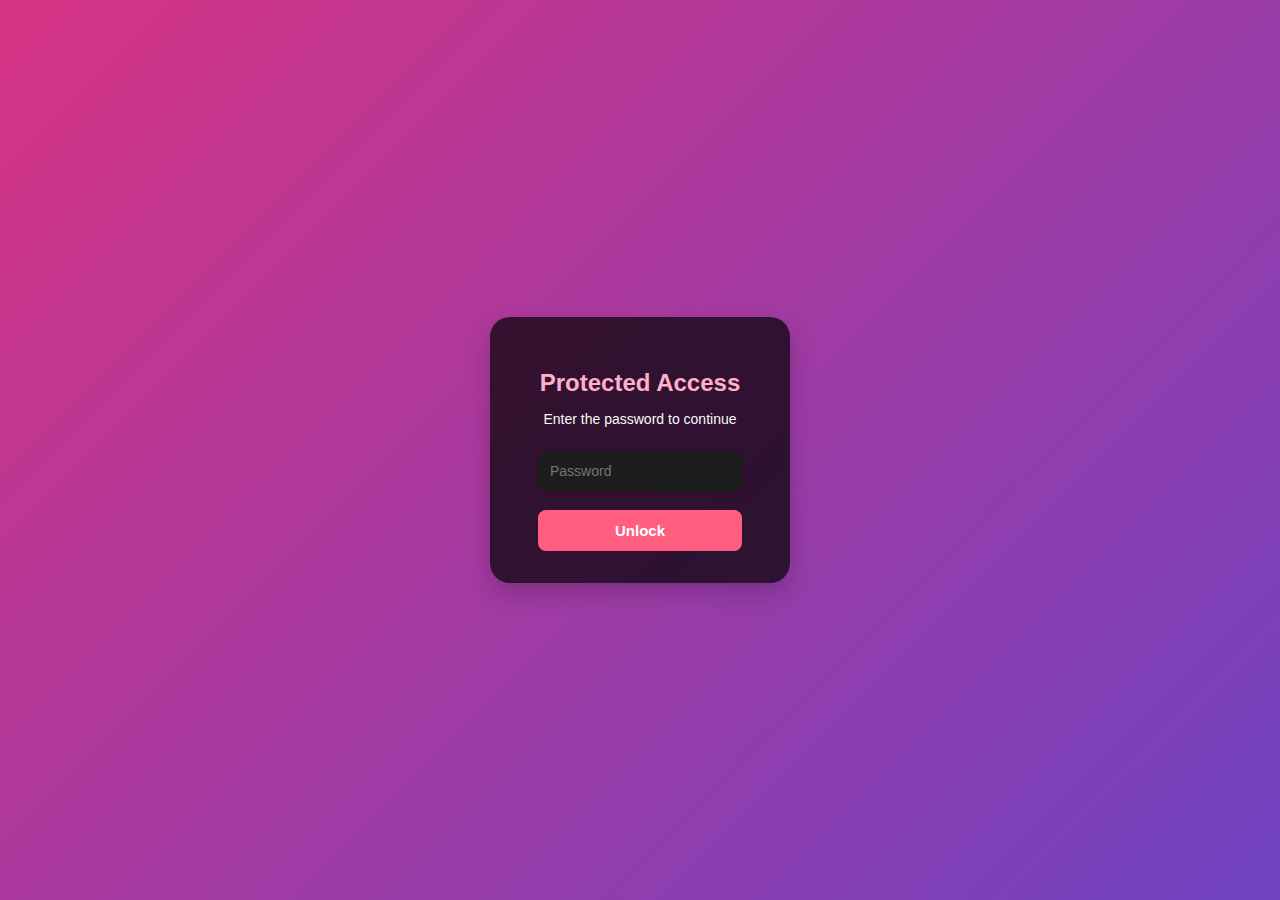
<file: index.html>
<!DOCTYPE html>
<html lang="en">
<head>
  <meta charset="UTF-8" />
  <meta name="viewport" content="width=device-width, initial-scale=1.0" />
  <title>Protected Access</title>
  <style>
    * {
      box-sizing: border-box;
      font-family: 'Nunito', sans-serif;
    }

    body {
      margin: 0;
      padding: 0;
      height: 100vh;
      background: linear-gradient(135deg, #d63384, #6f42c1);
      display: flex;
      justify-content: center;
      align-items: center;
    }

    .container {
      background-color: rgba(0, 0, 0, 0.7);
      padding: 2rem 3rem;
      border-radius: 20px;
      box-shadow: 0 10px 25px rgba(0, 0, 0, 0.2);
      text-align: center;
      color: #fff;
      width: 300px;
    }

    .container h2 {
      margin-bottom: 0.5rem;
      color: #ffafcc;
    }

    .container p {
      margin-bottom: 1.5rem;
      font-size: 14px;
      color: #f8f9fa;
    }

    .container input {
      width: 100%;
      padding: 0.75rem;
      margin-bottom: 1.2rem;
      border: none;
      border-radius: 8px;
      background-color: #1d1d1d;
      color: #fff;
      font-size: 14px;
    }

    .container button {
      width: 100%;
      padding: 0.75rem;
      border: none;
      border-radius: 8px;
      background-color: #ff5e7e;
      color: white;
      font-weight: bold;
      font-size: 15px;
      cursor: pointer;
      transition: background-color 0.3s ease;
    }

    .container button:hover {
      background-color: #ff3c66;
    }

    .error {
      color: #ffb3b3;
      font-size: 13px;
      margin-top: -10px;
      margin-bottom: 10px;
      display: none;
    }
  </style>
</head>
<body>
  <div class="container">
    <h2>Protected Access</h2>
    <p>Enter the password to continue</p>

    <input type="password" id="passwordInput" placeholder="Password" required />
    <div class="error" id="errorMsg">Incorrect password. Try again.</div>

    <button onclick="checkPassword()">Unlock</button>
  </div>

  <script>
    function checkPassword() {
      const enteredPassword = document.getElementById("passwordInput").value;
      const correctPassword = "1234";
      const errorMsg = document.getElementById("errorMsg");

      if (enteredPassword === correctPassword) {
        // Redirect to welcome.html
        window.location.href = "welcome.html";
      } else {
        errorMsg.style.display = "block";
      }
    }
  </script>
</body>
</html>
</file>
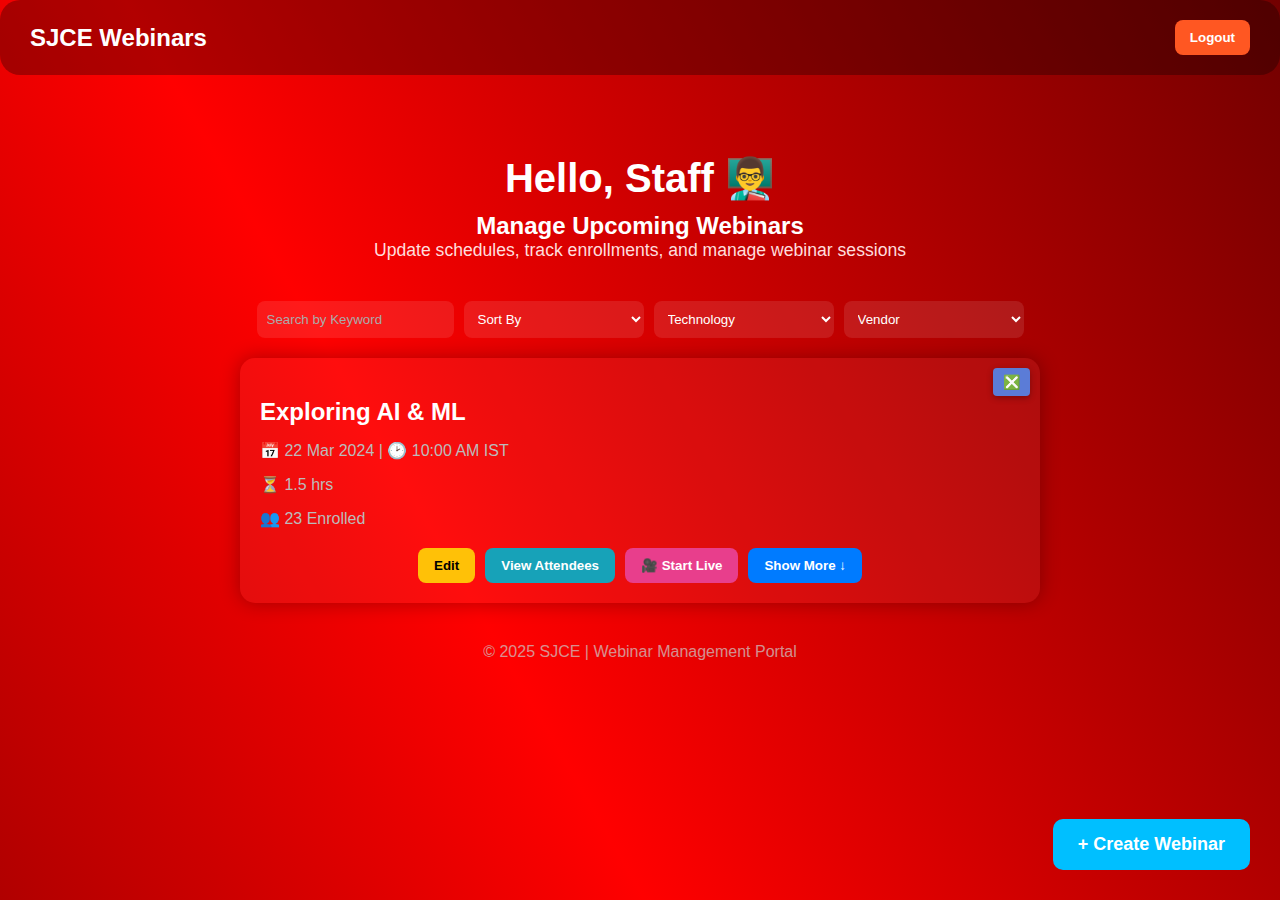
<file: staffhome.html>
<!DOCTYPE html>
<html lang="en">
<head>
  <meta charset="UTF-8" />
  <meta name="viewport" content="width=device-width, initial-scale=1.0"/>
  <title>SJCE Webinars - Staff Panel</title>
  <link rel="stylesheet" href="staff home.css" />
  <style>
    body {
      color: #fff;
      font-family: 'Segoe UI', sans-serif;
      background: linear-gradient(60deg, #000000, #ff0000, #000000, #003566, #000000);
      background-size: 500% 500%;
      animation: intenseGradient 15s ease infinite;
      margin: 0;
      padding: 0;
    }

    @keyframes intenseGradient {
      0%   { background-position: 0% 50%; }
      25%  { background-position: 50% 100%; }
      50%  { background-position: 100% 50%; }
      75%  { background-position: 50% 0%; }
      100% { background-position: 0% 50%; }
    }

    .header {
      display: flex;
      justify-content: space-between;
      align-items: center;
      padding: 20px 30px;
      background-color: rgba(0,0,0,0.3);
    }

    .logo {
      font-size: 1.5rem;
      font-weight: bold;
    }

    .header-buttons {
      display: flex;
      align-items: center;
      gap: 15px;
      position: relative;
    }

    .create-btn, .logout-btn {
      padding: 10px 15px;
      border: none;
      border-radius: 8px;
      background-color: #ff5722;
      color: white;
      font-weight: bold;
      cursor: pointer;
      transition: background 0.3s ease;
    }

    .create-btn:hover, .logout-btn:hover {
      background-color: #e64a19;
    }

    .dropdown-content {
      display: none;
      position: absolute;
      top: 50px;
      right: 0;
      background-color: rgba(255,255,255,0.1);
      border-radius: 10px;
      overflow: hidden;
      z-index: 1000;
      min-width: 160px;
    }

    .dropdown-content a {
      display: block;
      padding: 10px 15px;
      color: white;
      text-decoration: none;
    }

    .dropdown-content a:hover {
      background-color: rgba(255,255,255,0.15);
    }

    .hero {
      text-align: center;
      margin: 40px 10px 20px;
    }

    .filters {
      display: flex;
      flex-wrap: wrap;
      gap: 10px;
      margin: 20px;
      justify-content: center;
    }

    .filters input, .filters select {
      padding: 10px;
      border-radius: 8px;
      border: none;
      outline: none;
      min-width: 180px;
    }

    .webinar-card {
      background: rgba(255, 255, 255, 0.05);
      border-radius: 15px;
      padding: 20px;
      margin: 20px auto;
      max-width: 800px;
      transition: transform 0.2s ease, background-color 0.3s ease;
    }

    .webinar-card:hover {
      transform: scale(1.02);
      background-color: rgba(255, 255, 255, 0.08);
    }

    .details p {
      margin: 5px 0;
    }

    .actions {
      display: flex;
      flex-wrap: wrap;
      gap: 10px;
      margin-top: 10px;
    }

    .edit-btn, .view-btn, .cancel-btn, .live-btn, .more-btn {
      padding: 8px 12px;
      border: none;
      border-radius: 6px;
      cursor: pointer;
      font-weight: bold;
      transition: background 0.3s ease;
    }

    .edit-btn { background-color: #ffc107; color: #000; }
    .view-btn { background-color: #17a2b8; color: white; }
    .cancel-btn { background-color: #dc3545; color: white; }
    .live-btn { background-color: #e83e8c; color: white; }
    .more-btn { background-color: #007bff; color: white; }

    .footer {
      text-align: center;
      padding: 20px;
      color: #ccc;
    }

    /* Show More section */
    .more-info {
      display: none;
      margin-top: 10px;
      padding-top: 10px;
      border-top: 1px solid rgba(255,255,255,0.1);
    }

    /* Create Webinar Modal */
    #webinarFormModal {
      display: none;
      position: fixed;
      top: 0;
      left: 0;
      width: 100%;
      height: 100%;
      background-color: rgba(0, 0, 0, 0.7);
      z-index: 2000;
      justify-content: center;
      align-items: center;
    }

    #webinarForm {
      background: #222;
      padding: 30px;
      border-radius: 15px;
      width: 90%;
      max-width: 500px;
      color: white;
    }

    #webinarForm input, #webinarForm textarea {
      width: 100%;
      margin: 10px 0;
      padding: 10px;
      border-radius: 8px;
      border: none;
    }

    #webinarForm button {
      padding: 10px 20px;
      border-radius: 8px;
      font-weight: bold;
      background-color: #28a745;
      color: white;
      border: none;
      cursor: pointer;
    }

    #webinarForm button[type="button"] {
      background-color: #6c757d;
    }
    .create-btn {
      position: fixed;
      bottom: 30px;
      right: 30px;
      background-color: #00bfff;
      color: white;
      padding: 15px 25px;
      font-size: 18px;
      border-radius: 10px;
      border: none;
      cursor: pointer;
      z-index: 1000;
    }

    .create-form-modal,
    #editModal,
    #attendeesModal {
      display: none;
      position: fixed;
      top: 0; left: 0;
      width: 100%; height: 100%;
      background: rgba(0, 0, 0, 0.7);
      justify-content: center;
      align-items: center;
      z-index: 2000;
    }
    .form-container {
      background-color: #222;
      padding: 30px;
      border-radius: 15px;
      max-width: 500px;
      width: 90%;
    }
    .form-container input, .form-container textarea, .form-container button {
      width: 100%;
      margin: 10px 0;
      padding: 12px;
      border: none;
      border-radius: 10px;
      font-size: 16px;
    }
    .form-container textarea {
      resize: vertical;
      height: 80px;
    }
    .webinar-card {
  position: relative;
  padding-top: 2.5rem;
  overflow: hidden;
}

.delete-btn {
  position: absolute;
  top: 10px;
  right: 10px;
  background-color: #5b7cd7;
  border: none;
  padding: 6px 10px;
  border-radius: 4px;
  cursor: pointer;
  font-size: 14px;
  box-shadow: 0 2px 6px rgba(0,0,0,0.3);
  transition: background 0.2s ease;
  
}

.delete-btn:hover {
  background-color: #e60000;
}
/* meeting */
/* The delete button */




  </style>
</head>
<body>

  <!-- HEADER -->
  <header class="header">
    <div class="logo">SJCE Webinars</div>
    <div class="header-buttons">
      <div id="dropdownMenu" class="dropdown-content">
      </div>
      <button onclick="logout()" class="logout-btn">Logout</button>
    </div>
  </header>

  <!-- HERO SECTION -->
  <section class="hero">
    <h1>Hello, Staff 👨‍🏫</h1>
    <h2>Manage Upcoming Webinars</h2>
    <p>Update schedules, track enrollments, and manage webinar sessions</p>
  </section>

  <!-- FILTERS -->
  <div class="filters">
    <input type="text" placeholder="Search by Keyword" />
    <select>
      <option>Sort By</option>
      <option>Date</option>
      <option>Name</option>
    </select>
    <select>
      <option>Technology</option>
      <option>AI</option>
      <option>Cloud</option>
    </select>
    <select>
      <option>Vendor</option>
      <option>Google</option>
      <option>Microsoft</option>
    </select>
  </div>

  <!-- WEBINAR CARDS -->
  <button class="create-btn" onclick="openForm()">+ Create Webinar</button>

  <div class="webinar-card">
    <button class="delete-btn" onclick="deleteCard(this)">❎</button>
    <h2>Exploring AI & ML</h2>
    <div class="details">
      <p>📅 22 Mar 2024 | 🕑 10:00 AM IST</p>
      <p>⏳ 1.5 hrs</p>
      <p>👥 23 Enrolled</p>
    </div>
    <div class="actions">
      <button class="edit-btn">Edit</button>
      <button class="view-btn">View Attendees</button>
      <button class="live-btn" onclick="startLive()">🎥 Start Live</button>

<script>
  function startLive() {
    window.location.href = 'studentclass.html';
  }
</script>

      <button class="more-btn" onclick="toggleMore(this)">Show More ↓</button>
    </div>
    <div class="more-info">
      <p><strong>Description:</strong> Introduction to AI, ML, applications, and demos.</p>
      <p><strong>Technology:</strong> TensorFlow, Python</p>
      <p><strong>Vendor:</strong> Google AI</p>
    </div>
  </div>

 
  <!-- Add more webinar cards similarly -->

  <!-- FOOTER -->
  <div class="footer">
    &copy; 2025 SJCE | Webinar Management Portal
  </div>

  <!-- CREATE WEBINAR FORM MODAL -->
  <div class="create-form-modal" id="createModal">
    <form class="form-container" id="webinarForm">
      <h2>Create Webinar</h2>
      <input type="text" name="title" placeholder="Title" required />
      <input type="text" name="presenter" placeholder="Presenter" required />
      <input type="datetime-local" name="datetime" required />
      <input type="text" name="duration" placeholder="Duration" required />
      <input type="text" name="technology" placeholder="Technology" />
      <input type="text" name="vendor" placeholder="Vendor" />
      <input type="int" name="Enrolled" placeholder="Enrolled" />
      <textarea name="description" placeholder="Description"></textarea>
      <button type="submit">Create</button>
      <button type="button" onclick="closeForm()">Cancel</button>
    </form>
  </div>

  <!-- EDIT MODAL -->
  <div id="editModal" class="create-form-modal">
    <form class="form-container" id="editForm">
      <h2>Edit Webinar</h2>
      <input type="text" name="title" placeholder="Title" required />
      <input type="text" name="presenter" placeholder="Presenter" required />
      <input type="datetime-local" name="datetime" required />
      <input type="text" name="duration" placeholder="Duration" required />
      <input type="text" name="technology" placeholder="Technology" required />
      <input type="text" name="vendor" placeholder="Vendor" required/>
      <textarea name="description" placeholder="Description"></textarea>
      <button type="submit">Update</button>
      <button type="button" onclick="closeEditModal()">Cancel</button>
    </form>
  </div>

  <!-- ATTENDEES MODAL -->
  <div id="attendeesModal" class="create-form-modal">
    <div class="form-container">
      <h2>Attendees</h2>
      <ul id="attendeeList"></ul>
      <button onclick="closeAttendeesModal()">Close</button>
    </div>
  </div>
<!-- live meeting -->
 <!-- Inside the form -->


  <!-- SCRIPT SECTION -->
  <script>
    function toggleDropdown() {
      const menu = document.getElementById("dropdownMenu");
      menu.style.display = menu.style.display === "block" ? "none" : "block";
    }

    window.onclick = function(event) {
      if (!event.target.closest('.header-buttons')) {
        const dropdown = document.getElementById("dropdownMenu");
        dropdown.style.display = "none";
      }
    };

    function logout() {
      alert("You have been logged out.");
      // window.location.href = "login.html";
    }

    function toggleMore(button) {
      const card = button.closest(".webinar-card");
      const moreInfo = card.querySelector(".more-info");
      const isVisible = moreInfo.style.display === "block";
      moreInfo.style.display = isVisible ? "none" : "block";
      button.textContent = isVisible ? "Show More ↓" : "Show Less ↑";
    }

    document.querySelector(".create-btn").addEventListener("click", () => {
      document.getElementById("webinarFormModal").style.display = "flex";
    });

    function closeForm() {
      document.getElementById("webinarFormModal").style.display = "none";
      document.getElementById("webinarForm").reset();
    }

    document.getElementById("webinarForm").addEventListener("submit", function(event) {
      event.preventDefault();
      const form = event.target;

      const title = form.title.value;
      const presenter = form.presenter.value;
      const datetime = new Date(form.datetime.value);
      const dateStr = datetime.toLocaleDateString("en-GB", { day: "2-digit", month: "short", year: "numeric" });
      const timeStr = datetime.toLocaleTimeString([], { hour: '2-digit', minute: '2-digit' });

      const card = document.createElement("div");
      card.className = "webinar-card";
      card.innerHTML = `
        <p>Presenter: ${presenter}</p>
        <h2>${title}</h2>
        <div class="details">
          <p>📅 ${dateStr} | 🕑 ${timeStr} IST</p>
          <p>⏳ ${form.duration.value}</p>
          <p>👥 0 Enrolled</p>
        </div>
        <div class="actions">
          <button class="edit-btn">Edit</button>
          <button class="view-btn">View Attendees</button>
          <button class="live-btn">🎥 Start Live</button>
          <button class="more-btn" onclick="toggleMore(this)">Show More ↓</button>
        </div>
        <div class="more-info">
          <p><strong>Description:</strong> ${form.description.value || "N/A"}</p>
          <p><strong>Technology:</strong> ${form.technology.value || "N/A"}</p>
          <p><strong>Vendor:</strong> ${form.vendor.value || "N/A"}</p>
        </div>
      `;

      document.body.insertBefore(card, document.querySelector(".footer"));
      closeForm();
    });
  </script>
   <script>
    function openForm() {
      document.getElementById("createModal").style.display = "flex";
    }
    function closeForm() {
      document.getElementById("createModal").style.display = "none";
      document.getElementById("webinarForm").reset();
    }

    function toggleMore(btn) {
      const moreInfo = btn.closest(".webinar-card").querySelector(".more-info");
      if (moreInfo.style.display === "block") {
        moreInfo.style.display = "none";
        btn.textContent = "Show More ↓";
      } else {
        moreInfo.style.display = "block";
        btn.textContent = "Show Less ↑";
      }
    }

    let currentEditCard = null;

    function setupCardActions(card) {
      card.querySelector(".edit-btn").addEventListener("click", () => {
        currentEditCard = card;
        const form = document.getElementById("editForm");

        form.title.value = card.querySelector("h2").textContent;
        form.presenter.value = card.querySelector("p").textContent.replace("Presenter: ", "");
        form.duration.value = card.querySelector(".details p:nth-child(2)").textContent.replace("⏳ ", "");
        form.technology.value = card.querySelector(".more-info").children[1]?.textContent.replace("Technology:", "").trim();
        form.vendor.value = card.querySelector(".more-info").children[2]?.textContent.replace("Vendor:", "").trim();
        form.description.value = card.querySelector(".more-info").children[0]?.textContent.replace("Description:", "").trim();

        document.getElementById("editModal").style.display = "flex";
      });

      card.querySelector(".view-btn").addEventListener("click", () => {
        const attendeeList = document.getElementById("attendeeList");
        attendeeList.innerHTML = "";
        const attendees = Math.floor(Math.random() * 15 + 5);
        for (let i = 1; i <= attendees; i++) {
          attendeeList.innerHTML += `<li>Attendee ${i}</li>`;
        }
        document.getElementById("attendeesModal").style.display = "flex";
      });
    }

    setupCardActions(document.querySelector(".webinar-card"));

    document.getElementById("editForm").addEventListener("submit", function(e) {
      e.preventDefault();
      if (!currentEditCard) return;

      const form = e.target;
      currentEditCard.querySelector("h2").textContent = form.title.value;
      currentEditCard.querySelector("p").textContent = `Presenter: ${form.presenter.value}`;
      const datetime = new Date(form.datetime.value);
      const dateStr = datetime.toLocaleDateString("en-GB", { day: "2-digit", month: "short", year: "numeric" });
      const timeStr = datetime.toLocaleTimeString([], { hour: '2-digit', minute: '2-digit' });
      currentEditCard.querySelector(".details p:nth-child(1)").innerHTML = `📅 ${dateStr} | 🕑 ${timeStr} IST`;
      currentEditCard.querySelector(".details p:nth-child(2)").textContent = `⏳ ${form.duration.value}`;
      currentEditCard.querySelector(".more-info").innerHTML = `
        <p><strong>Description:</strong> ${form.description.value}</p>
        <p><strong>Technology:</strong> ${form.technology.value}</p>
        <p><strong>Vendor:</strong> ${form.vendor.value}</p>
      `;
      closeEditModal();
    });
      

    function closeEditModal() {
      document.getElementById("editModal").style.display = "none";
      document.getElementById("editForm").reset();
      currentEditCard = null;
    }

    function closeAttendeesModal() {
      document.getElementById("attendeesModal").style.display = "none";
    }
    document.getElementById("webinarForm").addEventListener("submit", function(e) {
      e.preventDefault();
      const form = e.target;
      const datetime = new Date(form.datetime.value);
      const dateStr = datetime.toLocaleDateString("en-GB", { day: "2-digit", month: "short", year: "numeric" });
      const timeStr = datetime.toLocaleTimeString([], { hour: '2-digit', minute: '2-digit' });

      const card = document.createElement("div");
      card.className = "webinar-card";
      card.innerHTML = `
       <button class="delete-btn" onclick="deleteCard(this)">❎</button>
        <p>Presenter: ${form.presenter.value}</p>
        <h2>${form.title.value}</h2>
        <div class="details">
          <p>📅 ${dateStr} | 🕑 ${timeStr} IST</p>
          <p>⏳ ${form.duration.value}</p>
          <p>👥 22 Enrolled</p>
        </div>
        <div class="actions">
          <button class="edit-btn">Edit</button>
          <button class="view-btn">View Attendees</button>
          <button class="live-btn">🎥 Start Live</button>
          <button class="more-btn" onclick="toggleMore(this)">Show More ↓</button>
        </div>
        <div class="more-info">
          <p><strong>Description:</strong> ${form.description.value || "N/A"}</p>
          <p><strong>Technology:</strong> ${form.technology.value || "N/A"}</p>
          <p><strong>Vendor:</strong> ${form.vendor.value || "N/A"}</p>
        </div>
      `;
      document.body.insertBefore(card, document.querySelector(".create-btn"));
      setupCardActions(card);
      closeForm();
    });
    /*---- delete function ----*/
    function deleteCard(btn) {
  const card = btn.closest(".webinar-card");
  if (confirm("Are you sure you want to delete this webinar?")) {
    card.remove();
  }
}
const webinarForm = document.getElementById("webinarForm");
const webinarList = document.getElementById("webinarList");
const message = document.getElementById("message");

let webinars = [];

webinarForm.addEventListener("submit", function (e) {
  e.preventDefault();

  const formData = new FormData(webinarForm);
  const newWebinar = {
    title: formData.get("title").trim(),
    date: formData.get("date"),
    time: formData.get("time"),
    duration: formData.get("duration").trim(),
    presenter: formData.get("presenter").trim()
  };

  // Check for duplicates
  const duplicate = webinars.find(w =>
    w.title === newWebinar.title &&
    w.date === newWebinar.date &&
    w.time === newWebinar.time
  );

  if (duplicate) {
    message.textContent = "⚠️ Webinar already exists!";
    message.style.color = "#ff6b6b";
    return;
  }

  webinars.push(newWebinar);
  message.textContent = "✅ Webinar created!";
  message.style.color = "#38b000";

  // Update list
  renderWebinars();
  webinarForm.reset();
});

function renderWebinars() {
  webinarList.innerHTML = "";
  webinars.forEach((webinar, index) => {
    const li = document.createElement("li");
    li.textContent = `${webinar.title} - ${webinar.date} @ ${webinar.time}`;
    webinarList.appendChild(li);
  });
}
</script>

</body>
</html>
</file>
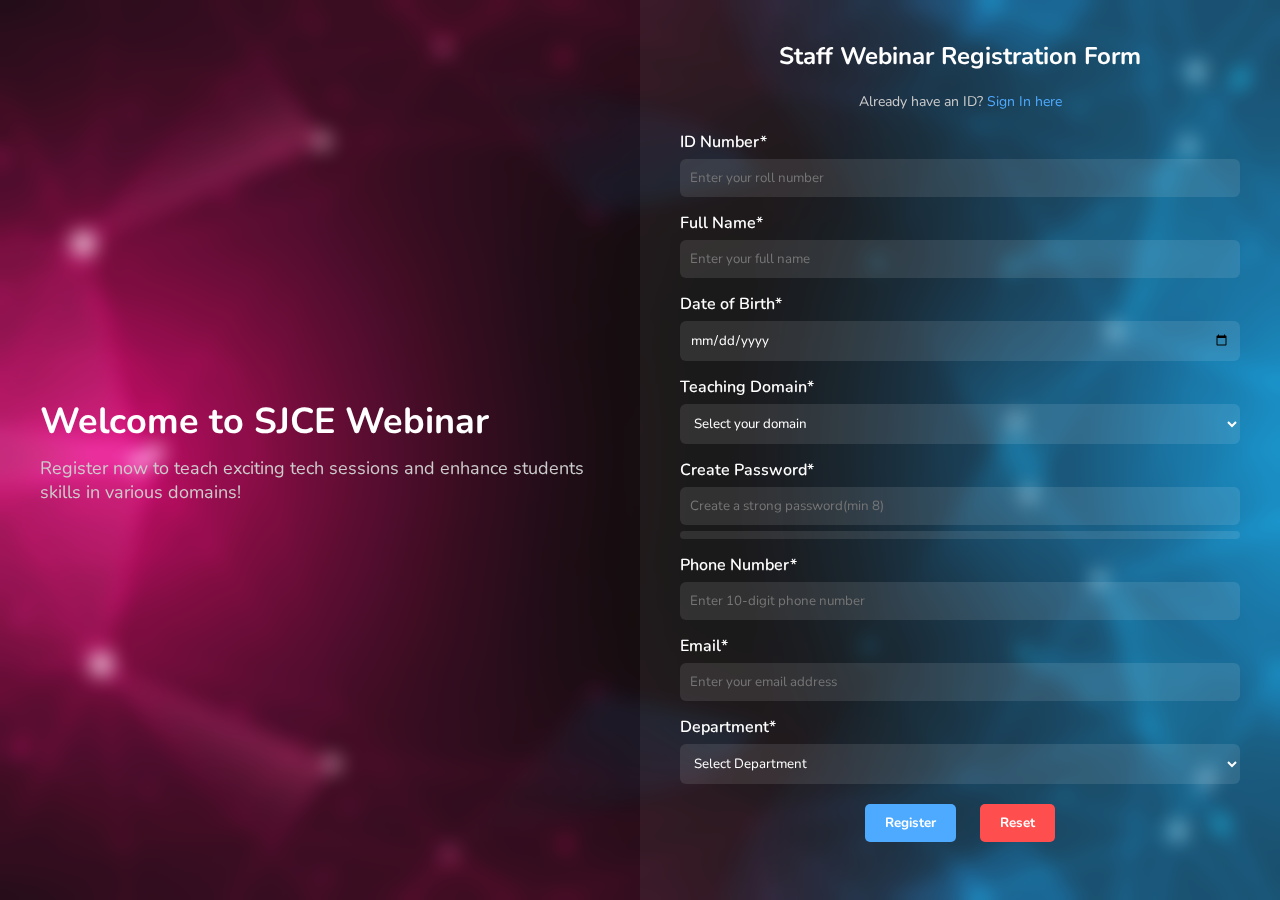
<file: staffreg.html>
<!DOCTYPE html>
<html lang="en">
<head>
  <meta charset="UTF-8" />
  <meta name="viewport" content="width=device-width, initial-scale=1.0"/>
  <title>Staff Webinar Registration | SJCE</title>
  <link href="https://fonts.googleapis.com/css2?family=Nunito:wght@400;600;700&display=swap" rel="stylesheet"/>
  <style>
    * {
      margin: 0;
      padding: 0;
      box-sizing: border-box;
      font-family: 'Nunito', sans-serif;
    }

    body {
      display: flex;
      height: 100vh;
      background: url('a1.jpg') no-repeat center center fixed;
      background-size: cover;
      color: #fff;
      overflow: auto;
    }

    .split-left, .split-right {
      width: 50%;
      padding: 40px;
    }

    .split-left {
      background: rgba(255, 255, 255, 0.05);
      backdrop-filter: blur(10px);
      display: flex;
      flex-direction: column;
      justify-content: center;
    }

    .split-left h1 {
      font-size: 36px;
      margin-bottom: 10px;
    }

    .split-left p {
      font-size: 18px;
      color: #ccc;
    }

    .split-right {
      background: rgba(255, 255, 255, 0.1);
      backdrop-filter: blur(10px);
      overflow-y: auto;
    }

    .header {
      font-size: 24px;
      font-weight: bold;
      text-align: center;
      margin-bottom: 20px;
    }

    form {
      max-width: 600px;
      margin: 0 auto;
    }

    .signin-link {
      text-align: center;
      margin-bottom: 20px;
      font-size: 14px;
      color: #ccc;
    }

    .signin-link a {
      color: #4eaaff;
      text-decoration: none;
    }

    .signin-link a:hover {
      text-decoration: underline;
    }

    .input-group {
      margin-bottom: 15px;
    }

    .input-group label {
      display: block;
      margin-bottom: 6px;
      font-weight: 600;
    }

    .input-group input,
    .input-group select,
    .input-group textarea {
      width: 100%;
      padding: 10px;
      border: none;
      border-radius: 6px;
      background-color: rgba(255, 255, 255, 0.1);
      color: #fff;
      outline: none;
    }

    .input-group textarea {
      resize: vertical;
    }

    #strength-bar {
      height: 8px;
      width: 100%;
      margin-top: 6px;
      border-radius: 4px;
      background-color: rgba(255, 255, 255, 0.1);
    }

    #strength-fill {
      height: 100%;
      width: 0%;
      border-radius: 4px;
      transition: width 0.3s ease;
    }

    .button-group {
      text-align: center;
      margin-top: 20px;
    }

    .button-group button {
      padding: 10px 20px;
      margin: 0 10px;
      border: none;
      border-radius: 5px;
      background-color: #4eaaff;
      color: #fff;
      font-weight: bold;
      cursor: pointer;
      transition: background 0.3s;
    }

    .button-group .reset-btn {
      background-color: #ff4e4e;
    }

    .button-group button:hover {
      background-color: #318ce7;
    }

    @media (max-width: 768px) {
      body {
        flex-direction: column;
      }

      .split-left, .split-right {
        width: 100%;
        padding: 20px;
      }
    }
  </style>
</head>
<body>

  <!-- Left Side: Welcome Info -->
  <div class="split-left">
    <h1>Welcome to SJCE Webinar</h1>
    <p>Register now to teach exciting tech sessions and enhance students skills in various domains!</p>
  </div>

  <!-- Right Side: Registration Form -->
  <div class="split-right">
    <div class="header">Staff Webinar Registration Form</div>
    <form id="registration-form">
      <p class="signin-link">
        Already have an ID? <a href="welcome.html">Sign In here</a>
      </p>

      <div class="input-group">
        <label for="roll-number">ID Number*</label>
        <input type="number" id="roll-number" name="roll-number" required placeholder="Enter your roll number"/>
      </div>

      <div class="input-group">
        <label for="name">Full Name*</label>
        <input type="text" id="name" name="name" required placeholder="Enter your full name"/>
      </div>

      <div class="input-group">
        <label for="dob">Date of Birth*</label>
        <input type="date" id="dob" name="dob" required/>
      </div>

      <div class="input-group">
        <label for="domain">Teaching Domain*</label>
        <select id="domain" name="domain" required onchange="handleDomainChange()">
          <option value="">Select your domain</option>
          <option value="Full Stack">Full Stack</option>
          <option value="Java">Java</option>
          <option value="UI & UX">UI & UX</option>
          <option value="Python">Python</option>
          <option value="Other">Other</option>
        </select>
        <input type="text" id="otherDomain" name="otherDomain" placeholder="Specify your domain" style="display:none"/>
      </div>

      <div class="input-group">
        <label for="password">Create Password*</label>
        <input type="password" id="password" name="password" required placeholder="Create a strong password(min 8)"/>
        <div id="strength-bar">
          <div id="strength-fill"></div>
        </div>
      </div>

      <div class="input-group">
        <label for="phone">Phone Number*</label>
        <input type="tel" id="phone" name="phone" required pattern="[0-9]{10}" placeholder="Enter 10-digit phone number"/>
      </div>

      <div class="input-group">
        <label for="email">Email*</label>
        <input type="email" id="email" name="email" required placeholder="Enter your email address"/>
      </div>

      <div class="input-group">
        <label for="Working department">Department*</label>
        <select id="department" name="department" required>
          <option value="">Select Department</option>
          <option value="CSE">CSE</option>
          <option value="ECE">ECE</option>
          <option value="IT">IT</option>
          <option value="MECH">MECH</option>
          <option value="AIDS">AIDS</option>
        </select>
      </div>
      
      <div class="button-group">
        <button type="submit">Register</button>
        <button type="reset" class="reset-btn">Reset</button>
      </div>
    </form>
  </div>

  <!-- JavaScript -->
  <script>
    function handleDomainChange() {
      const select = document.getElementById("domain");
      const otherInput = document.getElementById("otherDomain");
      if (select.value === "Other") {
        otherInput.style.display = "block";
      } else {
        otherInput.style.display = "none";
        otherInput.value = "";
      }
    }

    document.addEventListener("DOMContentLoaded", () => {
      handleDomainChange();
    });

    document.getElementById("registration-form").addEventListener("submit", function (e) {
      e.preventDefault();
      alert("Form submitted successfully!");
    });

    const passwordInput = document.getElementById("password");
    const strengthFill = document.getElementById("strength-fill");

    passwordInput.addEventListener("input", function () {
      const value = passwordInput.value;
      let strength = 0;

      if (value.length >= 8) strength++;
      if (/[A-Z]/.test(value)) strength++;
      if (/[0-9]/.test(value)) strength++;
      if (/[^A-Za-z0-9]/.test(value)) strength++;

      const strengthPercent = (strength / 4) * 100;
      strengthFill.style.width = strengthPercent + "%";

      if (strength === 0) {
        strengthFill.style.backgroundColor = "transparent";
      } else if (strength <= 1) {
        strengthFill.style.backgroundColor = "#ff4e4e";
      } else if (strength === 2) {
        strengthFill.style.backgroundColor = "#ffaa00";
      } else if (strength >= 3) {
        strengthFill.style.backgroundColor = "#4caf50";
      }
    });
  </script>
</body>
</html>
</file>
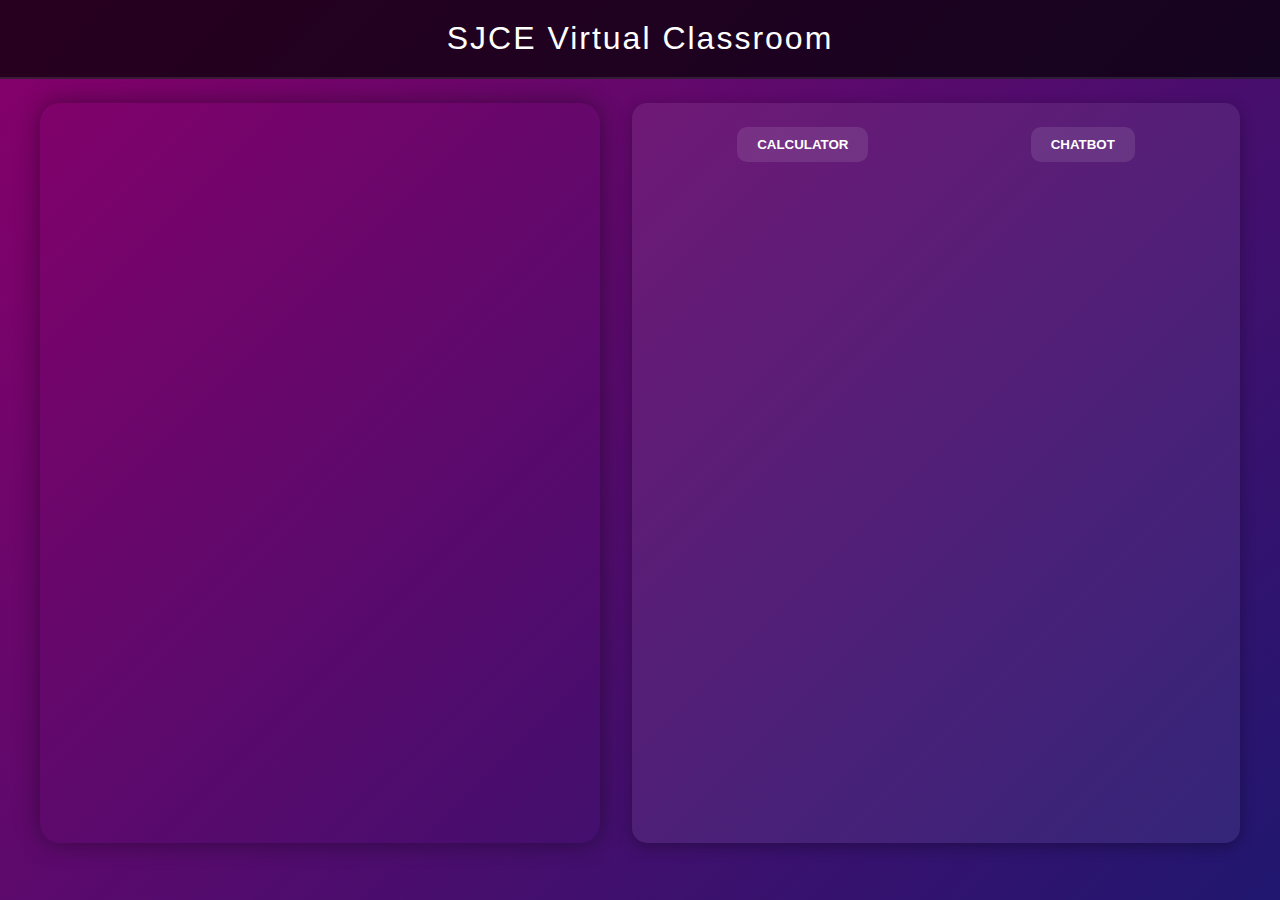
<file: studentclass.html>
<!DOCTYPE html>
<html lang="en">
<head>
  <link href="https://fonts.googleapis.com/css2?family=Orbitron:wght@400;700&display=swap" rel="stylesheet">

  <meta charset="UTF-8">
  <title>SJCE Virtual Classroom</title>
  <style>
    /* === BACKGROUND STARS & GRADIENT === */
    body {
      margin: 0;
      padding: 0;
      color: white;
      font-family: 'Segoe UI', Tahoma, Geneva, Verdana, sans-serif;
      overflow-x: hidden;
      background: linear-gradient(-45deg, #930000, #1a1a2e, #001e71, #87006a);
      background-size: 400% 400%;
      animation: gradientBG 20s ease infinite;
    }

    @keyframes gradientBG {
      0% { background-position: 0% 50%; }
      50% { background-position: 100% 50%; }
      100% { background-position: 0% 50%; }
    }

    header {
      background: rgba(0, 0, 0, 0.7);
      padding: 20px;
      text-align: center;
      font-size: 2em;
      letter-spacing: 2px;
      border-bottom: 2px solid rgba(255, 255, 255, 0.1);
      position: relative;
      z-index: 2;
    }

    .main-content {
      display: flex;
      justify-content: center;
      align-items: stretch;
      gap: 2rem;
      padding: 1.5rem;
      width: 100%;
      max-width: 1200px;
      height: calc(100vh - 160px);
      flex-wrap: wrap;
      margin: 0 auto;
      position: relative;
      z-index: 2;
    }

    .video-section, .sidebar {
      flex: 1 1 45%;
      min-width: 300px;
    }

    .video-section iframe {
      width: 100%;
      height: 100%;
      min-height: 400px;
      border: none;
      border-radius: 20px;
      box-shadow: 0 0 25px rgba(0, 0, 0, 0.4);
    }

    .sidebar {
      background: rgba(255, 255, 255, 0.07);
      padding: 1.5rem;
      border-radius: 15px;
      box-shadow: 0 4px 15px rgba(0, 0, 0, 0.3);
      display: flex;
      flex-direction: column;
      justify-content: flex-start;
    }

    .tab-buttons {
      display: flex;
      justify-content: space-around;
      margin-bottom: 1rem;
    }

    .tab-button {
      padding: 10px 20px;
      border: none;
      background: rgba(255, 255, 255, 0.1);
      color: white;
      border-radius: 10px;
      cursor: pointer;
      font-weight: bold;
      transition: background 0.3s ease;
    }

    .tab-button:hover, .tab-button.active {
      background: rgba(255, 255, 255, 0.25);
    }

    .tab-content { display: none; }
    .tab-content.active { display: block; }

    .chat-box {
      background-color: rgba(0, 0, 0, 0.3);
      padding: 1rem;
      border-radius: 10px;
      height: 300px;
      overflow-y: auto;
      margin-bottom: 1rem;
    }

    .chat-box p { margin: 0.5rem 0; }

    .emoji-picker {
      display: flex;
      gap: 8px;
      margin-bottom: 10px;
      font-size: 1.2em;
      cursor: pointer;
    }

    .chat-input {
      display: flex;
      gap: 0.5rem;
    }

    .chat-input input {
      flex: 1;
      padding: 10px;
      border-radius: 10px;
      border: none;
    }

    .chat-input button {
      padding: 10px 15px;
      border-radius: 10px;
      border: none;
      background: #00bfff;
      color: white;
      cursor: pointer;
      font-weight: bold;
    }

    .attendance-tracker {
      position: fixed;
      bottom: 20px;
      right: 20px;
      background: rgba(255, 255, 255, 0.1);
      border: 1px solid rgba(255, 255, 255, 0.2);
      padding: 15px;
      border-radius: 15px;
      color: white;
      box-shadow: 0 0 10px rgba(0, 0, 0, 0.4);
      z-index: 999;
      max-width: 250px;
    }

    .attendance-tracker h4 {
      margin-top: 0;
    }
    #chatbotBox {
  max-height: 400px;
  overflow-y: auto;
}

.user-message {
  color: rgb(208, 255, 0); /* User messages in blue */
  font-weight: bold;
  font-size: 1.2em;
  text-align: right; /* Align user messages to the right */
}

.bot-message {
  color: rgb(255, 255, 255); /* Bot messages in green */
  font-weight: bold;
  font-size: 1.2em;
  text-align: left; /* Align bot messages to the left */
}

    .attendance-toggle {
      position: fixed;
      bottom: 20px;
      right: 290px;
      background: #00bfff;
      color: white;
      padding: 10px 15px;
      border-radius: 10px;
      cursor: pointer;
      font-weight: bold;
      border: none;
      z-index: 999;
    }

    @media (max-width: 768px) {
      .main-content {
        flex-direction: column;
        height: auto;
      }

      .attendance-toggle {
        right: 20px;
        bottom: 90px;
      }

      .attendance-tracker {
        bottom: 20px;
        right: 20px;
      }

      .calculator {
        margin-top: 20px;
      }
    }
<style>
  .tab-button {
  background-color: maroon;
  color: white;
  border: none;
  padding: 10px 20px;
  margin: 5px;
  font-weight: bold;
  border-radius: 5px;
  cursor: pointer;
}

.tab-button:hover {
  background-color: rgb(139, 0, 79);
}


.calculator {
  font-family: 'Orbitron', sans-serif;
}

.display {
  background: #111;
  color: white;
  padding: 15px;
  border-radius: 12px;
  font-size: 1.2em;
  margin-bottom: 20px;
  height: 60px;
  display: flex;
  flex-direction: column;
  justify-content: center;
  overflow-x: auto;
  scrollbar-width: thin; /* For Firefox */
}

.display::-webkit-scrollbar {
  height: 6px;
}

.display::-webkit-scrollbar-thumb {
  background: rgba(255, 255, 255, 0.3);
  border-radius: 10px;
}

#expression, #result {
  white-space: nowrap;
  overflow-x: auto;
}

    .calculator {
  width: 100%;
  max-width: 500px;
  margin: auto;
  padding: 30px;
  border-radius: 20px;
  background: rgba(0, 0, 0, 0.2);
  backdrop-filter: blur(10px);
  box-shadow: 0 0 30px rgba(255, 255, 255, 0.05);
}

.display {
  background: #111;
  color: white;
  padding: 15px;
  border-radius: 12px;
  font-size: 1.2em;
  margin-bottom: 10px;
  height: 50px;
  display: flex;
  flex-direction: column;
  justify-content: center;
  word-wrap: break-word;
}

.buttons {
  display: grid;
  grid-template-columns: repeat(5, 1fr); /* 5 buttons per row */
  gap: 10px;
}

.buttons button {
  padding: 3px 0;
  font-size: 1.5rem;
  border: none;
  border-radius: 12px;
  background-color: rgba(255, 255, 255, 0.08);
  color: white;
  transition: 0.3s ease;
  cursor: pointer;
}

.buttons button:hover {
  background-color: rgba(255, 255, 255, 0.15);
}

button.clear {
  background-color: #e74c3c;
}

button.equal {
  background-color: #27ae60;
  width: 100%;
  max-width: 450px;
  color: white;
}

button.equal:hover {
  background-color: #2ecc71;
}

</style>
</head>
<body>
  <div class="stars"></div>
  <div class="stars2"></div>
  <div class="stars3"></div>

  <header>SJCE Virtual Classroom</header>

  <div class="main-content">
    <div class="video-section">
      <iframe src="https://meet.jit.si/your-classroom-name" allow="camera; microphone; fullscreen; display-capture"></iframe>
    </div>

    <div class="sidebar">
      <div class="tab-buttons">
        <button class="tab-button" onclick="showTab('calculator')">CALCULATOR</button>
        <button class="tab-button" onclick="showTab('chatbot')">CHATBOT</button>
      </div>

      

      <div id="calculator" class="tab-content">
        <div class="calculator">
          <!-- Display -->
          <div class="display">
            <div id="expression" class="expression-display"></div>
            <div id="result" class="result-display"></div>
          </div>
          
      
          <!-- Buttons Grid -->
          <div class="buttons">
<!-- Row 1 -->
<button class="memory" onclick="memoryStore()">MS</button>
<button class="memory" onclick="memoryRecall()">MR</button>
<button class="memory" onclick="memoryClear()">MC</button>
<button onclick="clearDisplay()" class="clear">AC</button>
<button onclick="appendCalc('/')">÷</button>


<!-- Row 2 -->
<button onclick="appendCalc('7')">7</button>
<button onclick="appendCalc('8')">8</button>
<button onclick="appendCalc('9')">9</button>
<button onclick="appendCalc('Math.sin(')" title="Sine">sin</button>
<button onclick="appendCalc('*')">×</button>

<!-- Row 3 -->
<button onclick="appendCalc('4')">4</button>
<button onclick="appendCalc('5')">5</button>
<button onclick="appendCalc('6')">6</button>
<button onclick="appendCalc('Math.cos(')" title="Cosine">cos</button>
<button onclick="appendCalc('-')">−</button>



<!-- Row 4 -->
<button onclick="appendCalc('1')">1</button>
<button onclick="appendCalc('2')">2</button>
<button onclick="appendCalc('3')">3</button>
<button onclick="appendCalc('Math.tan(')" title="Tangent">tan</button>
<button onclick="appendCalc('+')">+</button>

<button onclick="appendCalc('.')">.</button>
<button onclick="appendCalc('0')">0</button>

<button onclick="calculateResult()" class="equal">=</button>


      
            <!-- Scientific Functions -->
            
            
            
            <button onclick="appendCalc('sqrt(')" title="Square Root">√</button>
      
            <button onclick="appendCalc('Math.log10(')" title="Log base 10">log</button>
            <button onclick="appendCalc('Math.log(')" title="Natural Logarithm">ln</button>
            <button onclick="appendCalc('pow(')" title="Power">^</button>
            <button onclick="appendCalc('Math.abs(')" title="Absolute Value">abs</button>
      
            <button onclick="appendCalc('Math.PI')" title="Pi">π</button>
            <button onclick="appendCalc('Math.E')" title="Euler's Number">e</button>
            <button onclick="appendCalc('%')" title="Modulus">mod</button>
            <button onclick="appendCalc('1/')" title="Reciprocal">1/x</button>
      
            <!-- Optional: Custom button for factorial, assuming implementation -->
            <button onclick="appendCalc('Math.factorial(')" title="Factorial">!</button>
            <button onclick="appendCalc('(')">(</button>
            <button onclick="appendCalc(')')">)</button>
            

      
          </div>
        </div>
      </div>
      

      <div id="chatbot" class="tab-content">
        <div class="emoji-picker">
          <body>
            <span onclick="sendEmoji('hi')">👋🤖 hii bro</span>
          </body>
         
        </div>
        <div class="chat-box" id="chatbotBox"></div>
        <div class="chat-input">
          <input type="text" id="chatbotInput" placeholder="Ask a question..." aria-label="Chatbot Input">
          <button onclick="sendChatbotMessage()">Ask</button>
        </div>
      </div>
    </div>
  </div>

  <script>
    // Add chatbot functionality
    function getBotReply(input) {
      const msg = input.toLowerCase();
      if (msg.includes("hello") || msg.includes("hi")) {
        return "Hey there! 👋 How can I help you with your studies today?";
      } else if (msg.includes("study tips")) {
        return "Here are a few study tips:\n1. Plan your study schedule.\n2. Stay organized and set goals.\n3. Take regular breaks.\n4. Test yourself with practice questions.\n5. Teach someone else what you’ve learned!";
      } else if (msg.includes("exam")) {
        return "For exam preparation:\n1. Start early and revise regularly.\n2. Practice with past papers.\n3. Get enough sleep before the exam.\n4. Stay calm and manage time effectively during the exam.";
      } else if (msg.includes("algebra")) {
        return "Algebra is a branch of mathematics that deals with symbols and the rules for manipulating these symbols. It involves solving equations where the unknowns are represented by letters.";
      } else if (msg.includes("photosynthesis")) {
        return "Photosynthesis is the process by which plants, algae, and some bacteria convert light energy, usually from the sun, into chemical energy in the form of glucose (sugar), which they use for food.";
      } else if (msg.includes("newton")) {
        return "Newton’s Laws of Motion:\n1. An object in motion stays in motion unless acted upon by an external force.\n2. Force equals mass times acceleration (F = ma).\n3. For every action, there is an equal and opposite reaction.";
      }
     else if (msg.includes("purpose of object-oriented programming") || msg.includes("purpose of oop")) {
  return "OOP is a programming paradigm that uses objects and classes to structure software in a way that promotes reusability, scalability, and maintainability by modeling real-world entities.";
} else if (msg.includes("four pillars of oop")) {
  return "The four pillars of OOP are: 1. Encapsulation, 2. Abstraction, 3. Inheritance, 4. Polymorphism.";
} else if (msg.includes("variable")) {
  return "A variable is a named storage location in memory that holds a value, which can be modified during the execution of a program.";
} else if (msg.includes("function")) {
  return "A function is a block of code designed to perform a specific task. It can accept input, process it, and return a result.";
} else if (msg.includes("class")) {
  return "A class is a blueprint or template for creating objects.";
}else if (msg.includes("object")) {
  return " An object is an instance of a class with actual values.";
} else if (msg.includes("recursion")) {
  return "Recursion is a programming technique where a function calls itself to solve smaller instances of the same problem.";
} else if (msg.includes("pass by value") || msg.includes("pass by reference")) {
  return "Pass-by-value means passing a copy of the argument's value. Pass-by-reference means passing a reference to the original variable, allowing modifications to the actual value.";
} else if (msg.includes("pointers in c") || msg.includes("pointers in c++")) {
  return "Pointers are variables that store memory addresses of other variables, allowing direct manipulation of memory.";
} else if (msg.includes("memory management in programming")) {
  return "Memory management involves efficiently allocating, using, and deallocating memory to optimize performance and prevent memory leaks.";
}

// Data Structures
else if (msg.includes("array")) {
  return "An array is a linear data structure that stores elements of the same type in contiguous memory locations.";
} else if (msg.includes("stack")) {
  return "A stack is a LIFO (Last-In-First-Out) structure.";
} else if (msg.includes("python")) {
  return "Python is a high-level, interpreted programming language known for its simplicity, readability, and versatility. It was created by Guido van Rossum and first released in 1991.";
}
else if (msg.includes("queue")) {
  return " while a queue is a FIFO (First-In-First-Out) structure.";
}  else if (msg.includes("linked list")) {
  return "A linked list is a linear data structure where each element points to the next, allowing efficient insertion and deletion.";
} else if (msg.includes("binary tree")) {
  return "A binary tree is a hierarchical data structure where each node has at most two children: left and right.";
} else if (msg.includes("hashing in data structures")) {
  return "Hashing is a technique used to map data to a fixed-size value (hash code), often used in hash tables for fast lookup.";
} else if (msg.includes("graph in data structures")) {
  return "A graph is a collection of nodes (vertices) and edges connecting pairs of nodes, used to represent networks or relationships.";

// Algorithms
} else if (msg.includes("bubble sort")) {
  return "Bubble Sort repeatedly steps through the list, compares adjacent elements, and swaps them if they are in the wrong order.";
} else if (msg.includes("binary search")) {
  return "Binary Search is an efficient algorithm for finding an item in a sorted list by repeatedly dividing the search interval in half.";
} else if (msg.includes("big o")) {
  return "Big O notation describes the time or space complexity of an algorithm in terms of the input size, helping to evaluate performance.";
} else if (msg.includes("greedy algorithm")) {
  return "A greedy algorithm builds up a solution piece by piece, always choosing the next piece that offers the most immediate benefit.";
} else if (msg.includes("divide and conquer")) {
  return "Divide and Conquer is a strategy that breaks a problem into smaller sub-problems, solves them independently, and combines the results.";

// Operating Systems
} else if (msg.includes("process")) {
  return "A process is an independent program in execution.";
}else if (msg.includes("thread")) {
  return " A thread is the smallest unit of a process that can run concurrently.";
} else if (msg.includes("scheduling in operating systems")) {
  return "CPU scheduling determines which process gets the CPU next, using algorithms like FCFS, SJF, Round Robin, etc.";
} else if (msg.includes("deadlock")) {
  return "Deadlock is a state where two or more processes are waiting for each other to release resources, resulting in a standstill.";
} else if (msg.includes("paging and segmentation")) {
  return "Paging divides memory into fixed-size pages.";
}else if (msg.includes("segmentation")) {
  return "while segmentation divides memory into variable-sized segments based on logical divisions.";
} else if (msg.includes("file system")) {
  return "A file system is the method an operating system uses to store, organize, and manage files on a storage device.";

// DBMS
} else if (msg.includes("dbms")) {
  return "A DBMS (Database Management System) is software that manages databases, enabling storage, retrieval, and management of data efficiently.";
} else if (msg.includes("sql")) {
  return "SQL databases are relational and use structured query language.";
} else if (msg.includes("nosql")) {
  return "NoSQL databases are non-relational and handle unstructured data like documents or key-value pairs.";
} else if (msg.includes("normalization")) {
  return "Normalization is the process of organizing data to reduce redundancy and improve data integrity.";
} else if (msg.includes("acid properties")) {
  return "ACID stands for Atomicity, Consistency, Isolation, and Durability—key properties that ensure reliable database transactions.";
} else if (msg.includes("er model")) {
  return "An ER (Entity-Relationship) model represents data using entities, attributes, and relationships to visually describe the database structure.";

// Software Engineering
} else if (msg.includes("software development life cycle") || msg.includes("sdlc")) {
  return "SDLC is the process of planning, creating, testing, and deploying software. Phases include requirement analysis, design, implementation, testing, deployment, and maintenance.";
} else if (msg.includes("agile methodology")) {
  return "Agile is an iterative and incremental software development methodology that emphasizes flexibility, collaboration, and customer feedback.";
} else if (msg.includes("waterfall model")) {
  return "The Waterfall Model is a linear and sequential approach to software development where each phase must be completed before the next begins.";
} else if (msg.includes("testing in software engineering")) {
  return "Software testing involves checking the software for bugs or issues to ensure it behaves as expected and meets requirements.";
} else if (msg.includes("requirement gathering")) {
  return "Requirement gathering is the process of collecting the functional and non-functional needs of stakeholders for a software project.";

// Web Development
} else if (msg.includes("html")) {
  return "HTML(HyperText Markup Language) is used to structure web content";
}else if (msg.includes("css")) {
  return "CSS is used to style and layout the web pages";
} else if (msg.includes("javascript")) {
  return "JavaScript is a programming language used to make web pages interactive and dynamic.";
} else if (msg.includes("frontend")) {
  return "Frontend refers to the client-side interface of a website";
}  else if (msg.includes("backend")) {
  return " while backend refers to server-side logic, databases, and APIs.";
} else if (msg.includes("responsive web design")) {
  return "Responsive web design ensures that web pages render well on various devices and screen sizes using flexible layouts and media queries.";
} else if (msg.includes("api")) {
  return "An API (Application Programming Interface) is a set of rules that allow different software systems to communicate with each other.";

// Networking
} else if (msg.includes("computer network")) {
  return "A computer network is a system of interconnected devices that can share resources and information.";
} else if (msg.includes("osi model")) {
  return "The OSI model has seven layers: Physical, Data Link, Network, Transport, Session, Presentation, and Application, each responsible for different networking functions.";
} else if (msg.includes("ip address")) {
  return "An IP address is a unique identifier assigned to a device on a network for communication.";
} else if (msg.includes("difference between tcp and udp")) {
  return "TCP is connection-oriented, reliable, and slower. UDP is connectionless, faster, but doesn't guarantee delivery.";
} else if (msg.includes("dns")) {
  return "DNS (Domain Name System) translates human-friendly domain names (like example.com) into IP addresses that computers use.";
}
else if (msg.includes("dijkstra")) {
  return "Dijkstra's Algorithm is a famous algorithm used for finding the shortest paths between nodes in a graph. It was proposed by Edsger Dijkstra in 1956 and is widely used in various applications, such as routing and network analysis. ";
}
else if (msg.includes("binary Search Tree")) {
  return "A Binary Search Tree (BST) is a data structure that facilitates fast lookup, insertion, and deletion of elements. It is a type of binary tree where each node has at most two children, and the nodes are arranged in a specific order to make searching efficient.";
}
else if (msg.includes("oop principle")) {
  return "Encapsulation,Abstraction,Polymorphism,Inheritance";
}
else if (msg.includes("types looping")) {
  return "For loop,While loop,Do-while loop";
}
else if (msg.includes("ai")) {
  return "AI (Artificial Intelligence) is the simulation of human intelligence in machines that can perform tasks that typically require human intelligence.";
}
else if (msg.includes("ml")) {
  return "ML (Machine Learning) is a subset of AI that involves the use of algorithms to allow computers to learn from data.";
}
else if (msg.includes("datatype")) {
  return "A datatype is a classification that specifies which type of value a variable can hold, such as integers, floats, or strings.";
}
else if (msg.includes("data structure")) {
  return " A data structure is a way of organizing, managing, and storing data to make it easier to access and modify.";
}
else if (msg.includes("database")) {
  return "A database is an organized collection of structured information or data, typically stored electronically in a computer system.";
}
else if (msg.includes("algorithm")) {
  return "An algorithm is a step-by-step procedure for solving a problem or completing a task.";
}
else if (msg.includes("virtualization")) {
  return "Virtualization is the creation of virtual versions of physical resources, like operating systems or servers, to improve resource utilization.";
}
else if (msg.includes("cloud computing")) {
  return "Cloud computing is the delivery of computing services over the internet, allowing users to access and use resources like storage, processing power, and software on-demand.";
}
else if (msg.includes("indexing")) {
  return "Indexing in databases is a data structure technique used to quickly locate and access data in a database table.";
}
else if (msg.includes("bfs")) {
  return " BFS (Breadth-First Search) is an algorithm for traversing or searching tree or graph data structures by exploring neighbors at the present depth before moving on to nodes at the next depth level.";
}
else if (msg.includes("ram")) {
  return "RAM (Random Access Memory) is a type of computer memory that is used to store data and machine code currently being used by a computer, providing fast read and write access.";
}
else if (msg.includes("dfs")) {
  return "DFS (Depth-First Search) is an algorithm for traversing or searching tree or graph data structures by exploring as far as possible along a branch before backtracking.";
}
else if (msg.includes("doubly linked list")) {
  return "A doubly linked list is a type of linked list where each node has two pointers, one to the next node and another to the previous node.";
}
else if (msg.includes("different sorting")) {
  return "Bubble Sort,Quick Sort,,Merge Sort,Insertion Sort,Selection Sort";
}
else if (msg.includes("conditional statement")) {
  return "Conditional statements are used to perform different actions based on whether a condition is true or false, such as if, else, and switch statements.";
}
 else {
        return "I didn’t quite get that. Could you please ask something related to your studies?";
      }
    }
    function sendChatbotMessage() {
  const inputField = document.getElementById('chatbotInput');
  const userMessage = inputField.value;
  if (userMessage.trim() === "") return;

  const chatbotBox = document.getElementById('chatbotBox');
  
  // Create user message element
  const userMsgElement = document.createElement('p');
  userMsgElement.textContent = "🙂: " + userMessage;
  userMsgElement.classList.add('user-message'); // Add class for styling
  chatbotBox.appendChild(userMsgElement);

  // Get bot's reply and create element
  const botReply = getBotReply(userMessage);
  const botMsgElement = document.createElement('p');
  botMsgElement.textContent = "🤖: " + botReply;
  botMsgElement.classList.add('bot-message'); // Add class for styling
  chatbotBox.appendChild(botMsgElement);

  inputField.value = ""; // Clear input field
  chatbotBox.scrollTop = chatbotBox.scrollHeight; // Auto scroll to the bottom
}

    function showTab(tabName) {
      const tabButtons = document.querySelectorAll('.tab-button');
      const tabContents = document.querySelectorAll('.tab-content');

      tabButtons.forEach(button => {
        button.classList.remove('active');
      });

      tabContents.forEach(content => {
        content.classList.remove('active');
      });

      document.querySelector(`.tab-button[onclick="showTab('${tabName}')"]`).classList.add('active');
      document.getElementById(tabName).classList.add('active');
    }

    // Calculator functions
    let expression = '';
    let result = '';

    function appendCalc(value) {
      expression += value;
      document.getElementById('expression').textContent = expression;
    }

    function clearDisplay() {
      expression = '';
      result = '';
      document.getElementById('expression').textContent = expression;
      document.getElementById('result').textContent = '';
    }

    function calculateResult() {
      try {
        result = eval(expression);
        document.getElementById('result').textContent = 'Result: ' + result;
      } catch (e) {
        document.getElementById('result').textContent = 'Error';
      }
    }

    function memoryStore() {
      localStorage.setItem('calcMemory', expression);
    }

    function memoryRecall() {
      expression = localStorage.getItem('calcMemory') || '';
      document.getElementById('expression').textContent = expression;
    }

    function memoryClear() {
      localStorage.removeItem('calcMemory');
    }
  </script>
  <script>
    let expression = '';
    let result = '';
  
    // Append input and auto-close parentheses for functions
    function appendCalc(value) {
      if (value.includes('Math.') || value === 'sqrt(' || value === 'pow(') {
        expression += value + ')'; // Auto-close parentheses for math functions
      } else if (value === '1/') {
        expression += '(1/'; // Wrap in parentheses for reciprocal
      } else {
        expression += value;
      }
      document.getElementById('expression').textContent = expression;
    }
  
    function clearDisplay() {
      expression = '';
      result = '';
      document.getElementById('expression').textContent = '';
      document.getElementById('result').textContent = '';
    }
  
    // Factorial implementation
    function factorial(n) {
      if (n < 0) return NaN;
      if (n === 0 || n === 1) return 1;
      return n * factorial(n - 1);
    }
  
    function calculateResult() {
      try {
        let safeExpression = expression
          .replace(/pow\(/g, 'Math.pow(')
          .replace(/Math\.factorial\((\d+)\)/g, (_, n) => factorial(parseInt(n)))
          .replace(/sqrt\(/g, 'Math.sqrt('); // Optional: convert sqrt to Math.sqrt
  
        result = eval(safeExpression);
        document.getElementById('result').textContent = 'Result: ' + result;
      } catch (e) {
        document.getElementById('result').textContent = 'Error';
      }
    }
  
    // Memory functions
    function memoryStore() {
      localStorage.setItem('calcMemory', expression);
    }
  
    function memoryRecall() {
      expression = localStorage.getItem('calcMemory') || '';
      document.getElementById('expression').textContent = expression;
    }
  
    function memoryClear() {
      localStorage.removeItem('calcMemory');
    }
  </script>
  
</body>
</html>
</file>
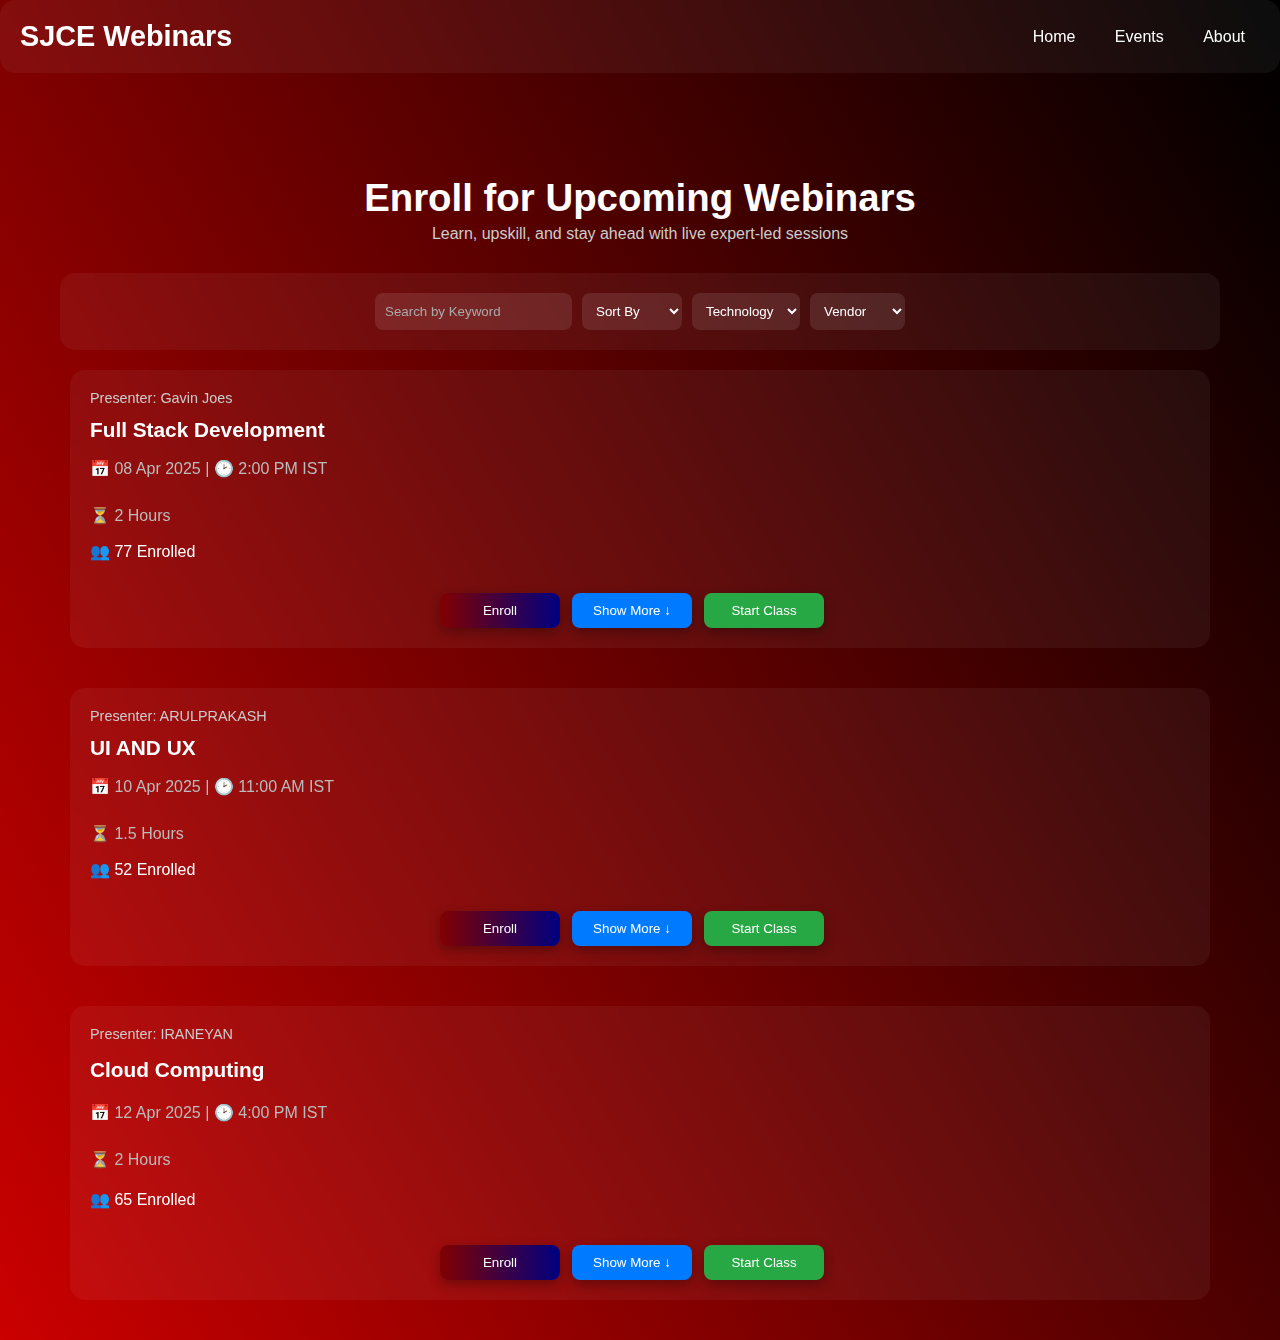
<file: studenthome.html>
<!DOCTYPE html>
<html lang="en">
<head>
  <meta charset="UTF-8" />
  <meta name="viewport" content="width=device-width, initial-scale=1.0"/>
  <title>Webinar Registration - Dark Glass UI</title>
  <link rel="stylesheet" href="studenthome.css" />
  <style>
 body {
    color: #fff;
    background: linear-gradient(60deg, #000000, #ff0000, #000000, #003566, #000000);
    background-size: 500% 500%;
    animation: intenseGradient 15s ease infinite;
  }
  
  @keyframes intenseGradient {
    0%   { background-position: 0% 50%; }
    25%  { background-position: 50% 100%; }
    50%  { background-position: 100% 50%; }
    75%  { background-position: 50% 0%; }
    100% { background-position: 0% 50%; }
  }
    .glass {
      background: rgba(255, 255, 255, 0.05);
      backdrop-filter: blur(10px);
      border-radius: 15px;
      padding: 20px;
      margin-bottom: 20px;
    }

    .header {
      display: flex;
      justify-content: space-between;
      align-items: center;
      padding: 20px;
    }

    .nav-links a {
      margin-left: 20px;
      color: #fff;
      text-decoration: none;
    }

    .main-content {
      padding: 20px;
    }

    .title-section h1 {
      margin-bottom: 5px;
    }

    .filters {
      display: flex;
      gap: 10px;
      flex-wrap: wrap;
      margin-bottom: 20px;
    }

    .filters input, .filters select {
      padding: 10px;
      border-radius: 8px;
      border: none;
      outline: none;
    }

    .cards {
      display: flex;
      flex-direction: column;
      gap: 20px;
    }

    .card {
      overflow: hidden;
    }

    .card-inner {
      display: flex;
      gap: 15px;
      transition: all 0.4s ease;
    }

    .card-content {
      flex: 1;
      min-width: 0;
      transition: flex 0.4s ease;
    }

    .card.show-summary .card-content {
      flex: 0.7;
    }

    .summary {
      width: 0;
      opacity: 0;
      overflow: hidden;
      transition: all 0.4s ease;
      padding: 0;
      background: rgba(255, 255, 255, 0.05);
      border-left: 1px solid rgba(255, 255, 255, 0.1);
      border-radius: 10px;
      display: flex;
      align-items: center;
      justify-content: center;
    }

    .card.show-summary .summary {
      width: 250px;
      opacity: 1;
      padding: 15px;
    }

    .summary p {
      font-size: 0.9rem;
      color: #eee;
      margin: 0;
    }

    .btn {
      margin-top: 10px;
      padding: 10px 15px;
      border: none;
      border-radius: 8px;
      background-color: #007bff;
      color: white;
      cursor: pointer;
      transition: background 0.3s ease;
    }

    .btn:hover {
      background-color: #0056b3;
    }

    .btn.start {
      background-color: #28a745;
    }

    .btn.enroll.enrolled-animation {
      background-color: #4caf50;
    }

    .action-buttons {
      margin-top: 10px;
      display: flex;
      gap: 10px;
      flex-wrap: wrap;
    }
  </style>
</head>
<body>
  <header class="glass header">
    <div class="logo">SJCE Webinars</div>
    <nav class="nav-links">
      <a href="#">Home</a>
      <a href="#">Events</a>
      <a href="#">About</a>
    </nav>
  </header>

  <main class="main-content">
    <h2 class="greeting">Hello, Students 👋</h2>

    <section class="title-section">
      <h1>Enroll for Upcoming Webinars</h1>
      <p>Learn, upskill, and stay ahead with live expert-led sessions</p>
    </section>

    <section class="filters glass">
      <input type="text" placeholder="Search by Keyword" />
      <select>
        <option>Sort By</option>
        <option>Date</option>
        <option>Popularity</option>
      </select>
      <select>
        <option>Technology</option>
        <option>AI</option>
        <option>Cloud</option>
      </select>
      <select>
        <option>Vendor</option>
        <option>Microsoft</option>
        <option>Google</option>
      </select>
    </section>

    <section class="cards">
      <!-- CARD 1 -->
      <div class="card glass">
        <div class="card-inner">
          <div class="card-content">
            <p class="presenter">Presenter: Gavin Joes</p>
            <h2>Full Stack Development</h2>
            <div class="details">
              <span>📅 08 Apr 2025 | 🕑 2:00 PM IST</span><br/>
              <span>⏳ 2 Hours</span>
            </div>
            <p>👥 77 Enrolled</p>
            <div class="action-buttons">
              <button class="btn enroll">Enroll</button>
              <button class="btn show-more">Show More ↓</button>
              <button class="btn start" onclick="startClass()">Start Class</button>

<script>
  function startClass() {
    window.location.href = "studentclass.html";
  }
</script>

            </div>
          </div>
          <div class="summary">
            <p>This session introduces core concepts of front-end and back-end development using modern JavaScript frameworks and APIs.</p>
          </div>
        </div>
      </div>

      <!-- CARD 2 -->
      <div class="card glass">
        <div class="card-inner">
          <div class="card-content">
            <p class="presenter">Presenter: ARULPRAKASH</p>
            <h2>UI AND UX</h2>
            <div class="details">
              <span>📅 10 Apr 2025 | 🕑 11:00 AM IST</span><br/>
              <span>⏳ 1.5 Hours</span>
            </div>
            <p>👥 52 Enrolled</p>
            <div class="action-buttons">
              <button class="btn enroll">Enroll</button>
              <button class="btn show-more">Show More ↓</button>
              <button class="btn start" onclick="startClass()">Start Class</button>

<script>
  function startClass() {
    window.location.href = "studentclass.html";
  }
</script>

            </div>
          </div>
          <div class="summary">
            <p>Explore the principles of effective user interfaces and experiences, including usability, wireframing, and design tools like Figma.</p>
          </div>
        </div>
      </div>

      <!-- CARD 3 -->
      <div class="card glass">
        <div class="card-inner">
          <div class="card-content">
            <p class="presenter">Presenter: IRANEYAN</p>
            <h2>Cloud Computing</h2>
            <div class="details">
              <span>📅 12 Apr 2025 | 🕑 4:00 PM IST</span><br/>
              <span>⏳ 2 Hours</span>
            </div>
            <p>👥 65 Enrolled</p>
            <div class="action-buttons">
              <button class="btn enroll">Enroll</button>
              <button class="btn show-more">Show More ↓</button>
              <button class="btn start" onclick="startClass()">Start Class</button>

<script>
  function startClass() {
    window.location.href = "studentclass.html";
  }
</script>

            </div>
          </div>
          <div class="summary">
            <p>Learn about cloud service models, deployment types, and hands-on examples using platforms like AWS, Azure, and Google Cloud.</p>
          </div>
        </div>
      </div>
    </section>
  </main>

  <script>
    // Show More logic with sliding summary and shrinking content
    document.querySelectorAll('.btn.show-more').forEach(button => {
      button.addEventListener('click', () => {
        const card = button.closest('.card');
        card.classList.toggle('show-summary');

        const isOpen = card.classList.contains('show-summary');
        button.textContent = isOpen ? 'Show Less ↑' : 'Show More ↓';
      });
    });

    // Enroll button interaction
    document.querySelectorAll('.btn.enroll').forEach(button => {
      button.addEventListener('click', () => {
        button.classList.add('enrolled-animation');
        button.innerHTML = '✅ Enrolled';
        button.disabled = true;
      });
    });
  </script>
</body>
</html>
</file>
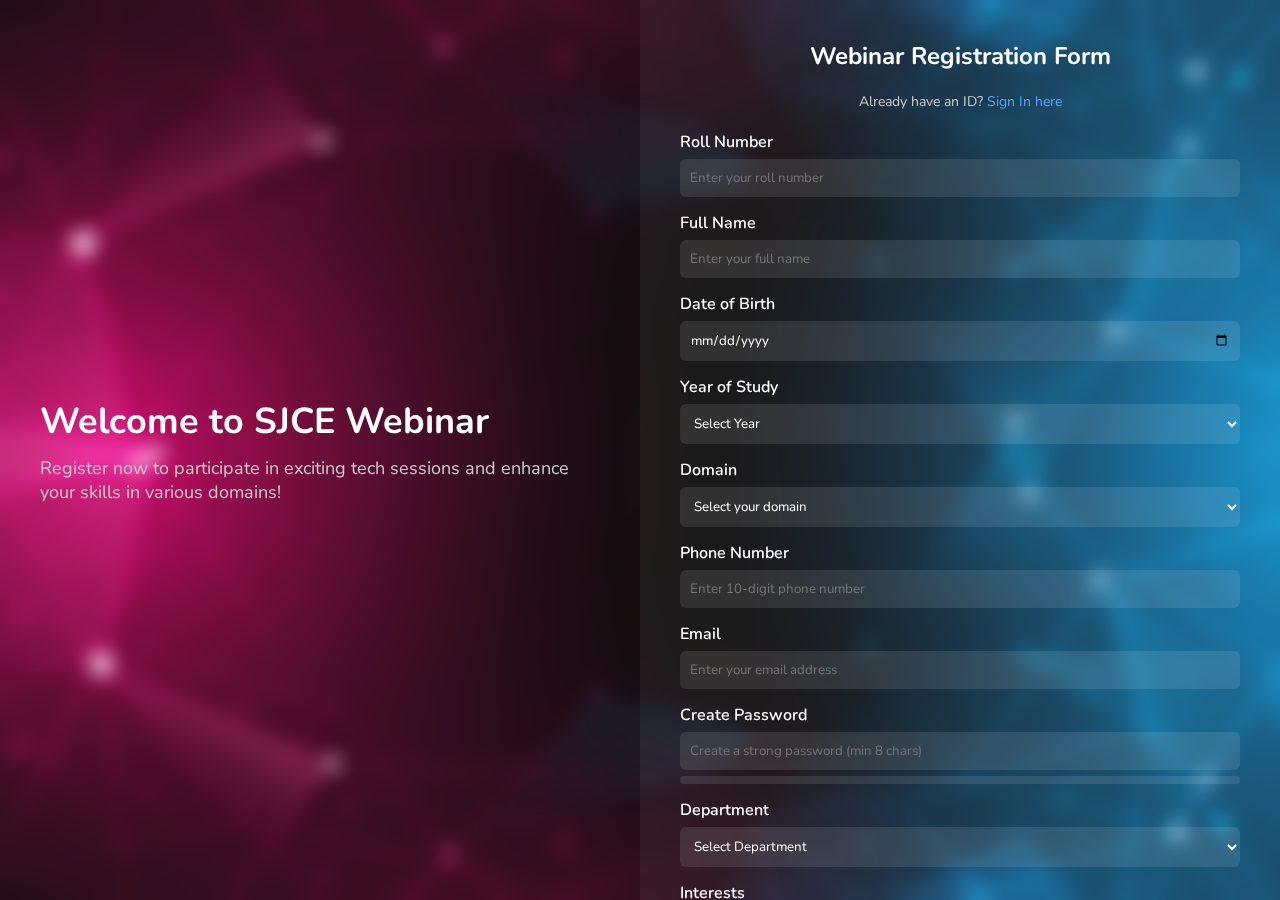
<file: web.html>
<!DOCTYPE html>
<html lang="en">
<head>
  <meta charset="UTF-8" />
  <meta name="viewport" content="width=device-width, initial-scale=1.0"/>
  <title>Webinar Registration | SJCE</title>
  <link href="https://fonts.googleapis.com/css2?family=Nunito:wght@400;600;700&display=swap" rel="stylesheet"/>
  <style>
    * {
      margin: 0;
      padding: 0;
      box-sizing: border-box;
      font-family: 'Nunito', sans-serif;
    }

    body {
      display: flex;
      height: 100vh;
      background: url('a1.jpg') no-repeat center center fixed;
      background-size: cover;
      color: #fff;
      overflow: auto;
    }

    .split-left, .split-right {
      width: 50%;
      padding: 40px;
    }

    .split-left {
      background: rgba(255, 255, 255, 0.05);
      backdrop-filter: blur(10px);
      display: flex;
      flex-direction: column;
      justify-content: center;
    }

    .split-left h1 {
      font-size: 36px;
      margin-bottom: 10px;
    }

    .split-left p {
      font-size: 18px;
      color: #ccc;
    }

    .split-right {
      background: rgba(255, 255, 255, 0.1);
      backdrop-filter: blur(10px);
      overflow-y: auto;
    }

    .header {
      font-size: 24px;
      font-weight: bold;
      text-align: center;
      margin-bottom: 20px;
    }

    form {
      max-width: 600px;
      margin: 0 auto;
    }

    .signin-link {
      text-align: center;
      margin-bottom: 20px;
      font-size: 14px;
      color: #ccc;
    }

    .signin-link a {
      color: #4eaaff;
      text-decoration: none;
    }

    .signin-link a:hover {
      text-decoration: underline;
    }

    .input-group {
      margin-bottom: 15px;
    }

    .input-group label {
      display: block;
      margin-bottom: 6px;
      font-weight: 600;
    }

    .input-group input,
    .input-group select,
    .input-group textarea {
      width: 100%;
      padding: 10px;
      border: none;
      border-radius: 6px;
      background-color: rgba(255, 255, 255, 0.1);
      color: #fff;
      outline: none;
    }

    .input-group textarea {
      resize: vertical;
    }

    .button-group {
      text-align: center;
      margin-top: 20px;
    }

    .button-group button {
      padding: 10px 20px;
      margin: 0 10px;
      border: none;
      border-radius: 5px;
      background-color: #4eaaff;
      color: #fff;
      font-weight: bold;
      cursor: pointer;
      transition: background 0.3s;
    }

    .button-group .reset-btn {
      background-color: #ff4e4e;
    }

    .button-group button:hover {
      background-color: #318ce7;
    }

    #strength-bar {
      height: 8px;
      width: 100%;
      margin-top: 6px;
      border-radius: 4px;
      background-color: rgba(255, 255, 255, 0.1);
    }

    #strength-fill {
      height: 100%;
      width: 0%;
      border-radius: 4px;
      transition: width 0.3s ease;
    }

    @media (max-width: 768px) {
      body {
        flex-direction: column;
      }

      .split-left, .split-right {
        width: 100%;
        padding: 20px;
      }
    }
  </style>
</head>
<body>

  <!-- Left Side: Welcome Info -->
  <div class="split-left">
    <h1>Welcome to SJCE Webinar</h1>
    <p>Register now to participate in exciting tech sessions and enhance your skills in various domains!</p>
  </div>

  <!-- Right Side: Registration Form -->
  <div class="split-right">
    <div class="header">Webinar Registration Form</div>
    <form id="registration-form">
      <p class="signin-link">
        Already have an ID? <a href="welcome.html">Sign In here</a>
      </p>

      <div class="input-group">
        <label for="roll-number">Roll Number</label>
        <input type="text" id="roll-number" name="roll-number" required placeholder="Enter your roll number"/>
      </div>

      <div class="input-group">
        <label for="name">Full Name</label>
        <input type="text" id="name" name="name" required placeholder="Enter your full name"/>
      </div>

      <div class="input-group">
        <label for="dob">Date of Birth</label>
        <input type="date" id="dob" name="dob" required/>
      </div>

      <div class="input-group">
        <label for="year">Year of Study</label>
        <select id="year" name="year" required>
          <option value="">Select Year</option>
          <option value="1">First Year</option>
          <option value="2">Second Year</option>
          <option value="3">Third Year</option>
          <option value="4">Fourth Year</option>
        </select>
      </div>

      <div class="input-group">
        <label for="domain">Domain</label>
        <select id="domain" name="domain" required onchange="handleDomainChange()">
          <option value="">Select your domain</option>
          <option value="Full Stack">Full Stack</option>
          <option value="Java">Java</option>
          <option value="UI & UX">UI & UX</option>
          <option value="Python">Python</option>
          <option value="Other">Other</option>
        </select>
        <input type="text" id="otherDomain" name="otherDomain" placeholder="Specify your domain" style="display:none"/>
      </div>

      <div class="input-group">
        <label for="phone">Phone Number</label>
        <input type="tel" id="phone" name="phone" required pattern="[0-9]{10}" placeholder="Enter 10-digit phone number"/>
      </div>

      <div class="input-group">
        <label for="email">Email</label>
        <input type="email" id="email" name="email" required placeholder="Enter your email address"/>
      </div>

      <div class="input-group">
        <label for="password">Create Password</label>
        <input type="password" id="password" name="password" required placeholder="Create a strong password (min 8 chars)"/>
        <div id="strength-bar">
          <div id="strength-fill"></div>
        </div>
      </div>

      <div class="input-group">
        <label for="department">Department</label>
        <select id="department" name="department" required>
          <option value="">Select Department</option>
          <option value="CSE">CSE</option>
          <option value="ECE">ECE</option>
          <option value="IT">IT</option>
          <option value="MECH">MECH</option>
          <option value="AIDS">AIDS</option>
        </select>
      </div>

      <div class="input-group">
        <label for="interests">Interests</label>
        <textarea id="interests" name="interests" rows="2" placeholder="Share your interests..."></textarea>
      </div>

      <div class="input-group">
        <label for="extracurricular">Extracurricular Activities</label>
        <textarea id="extracurricular" name="extracurricular" rows="2" placeholder="Mention any extracurricular activities..."></textarea>
      </div>

      <div class="button-group">
        <button type="submit">Register</button>
        <button type="reset" class="reset-btn">Reset</button>
      </div>
    </form>
  </div>

  <!-- JavaScript -->
  <script>
    function handleDomainChange() {
      const select = document.getElementById("domain");
      const otherInput = document.getElementById("otherDomain");
      if (select.value === "Other") {
        otherInput.style.display = "block";
      } else {
        otherInput.style.display = "none";
        otherInput.value = "";
      }
    }

    document.addEventListener("DOMContentLoaded", () => {
      handleDomainChange();
    });

    document.getElementById("registration-form").addEventListener("submit", function (e) {
      e.preventDefault();
      alert("Form submitted successfully!");
    });

    const passwordInput = document.getElementById("password");
    const strengthFill = document.getElementById("strength-fill");

    passwordInput.addEventListener("input", function () {
      const value = passwordInput.value;
      let strength = 0;

      if (value.length >= 8) strength++;
      if (/[A-Z]/.test(value)) strength++;
      if (/[0-9]/.test(value)) strength++;
      if (/[^A-Za-z0-9]/.test(value)) strength++;

      const strengthPercent = (strength / 4) * 100;
      strengthFill.style.width = strengthPercent + "%";

      if (strength === 0) {
        strengthFill.style.backgroundColor = "transparent";
      } else if (strength <= 1) {
        strengthFill.style.backgroundColor = "#ff4e4e";
      } else if (strength === 2) {
        strengthFill.style.backgroundColor = "#ffaa00";
      } else if (strength >= 3) {
        strengthFill.style.backgroundColor = "#4caf50";
      }
    });
  </script>
</body>
</html>
</file>
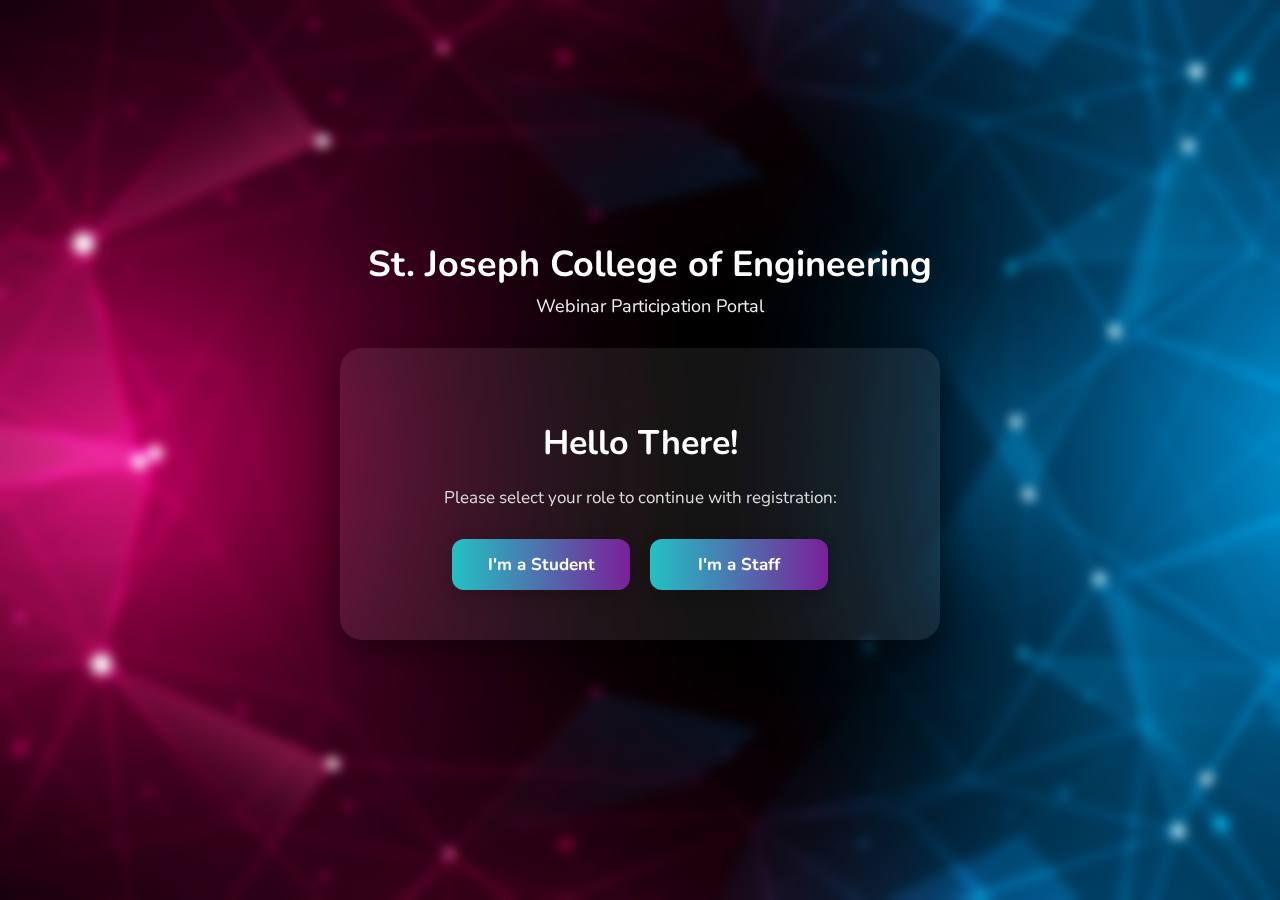
<file: welcome.html>
<!DOCTYPE html>
<html lang="en">
<head>
  <meta charset="UTF-8" />
  <meta name="viewport" content="width=device-width, initial-scale=1.0"/>
  <title>Welcome - Webinar Registration</title>
  <link href="https://fonts.googleapis.com/css2?family=Nunito:wght@400;600;700&display=swap" rel="stylesheet"/>
  <link rel="stylesheet" href="welcome.css">
</head>
<body>
  <div class="header">
    St. Joseph College of Engineering
    <span>Webinar Participation Portal</span>
  </div>

  <!-- Role Selection -->
  <main class="welcome-container" id="roleSelection">
    <h1>Hello There!</h1>
    <p>Please select your role to continue with registration:</p>
    <div class="role-buttons">
      <a href="#" onclick="showForm('student')">I'm a Student</a>
      <a href="#" onclick="showForm('staff')">I'm a Staff</a>
    </div>
  </main>

  <!-- Sign In Form -->
  <main class="form-container hidden" id="signForm">
    <div class="back-arrow" onclick="goBack()">&#8592;</div>
    <h2 id="formTitle">Sign In</h2>

    <p id="registerLink" class="hidden">
      Not registered? <a href="./web.html">Register newly</a>
    </p>
    <p id="staffRegisterLink" class="hidden">
      Not registered? <a href="./staffreg.html">Register newly</a>
    </p>

    <form id="loginForm">
      <input type="email" placeholder="Email Address" required>
      <input type="password" placeholder="Password" required>
      <button type="submit">Proceed</button>
    </form>
  </main>

  <!-- Optional: Student Registration Form -->
  <main class="form-container hidden" id="studentRegisterForm">
    <div class="back-arrow" onclick="showForm('student')">&#8592;</div>
    <h2>Student Registration</h2>
    <form>
      <input type="text" placeholder="Your Name" required>
      <input type="email" placeholder="Email Address" required>
      <input type="password" placeholder="Create Password" required>
      <button type="submit">Register</button>
    </form>
  </main>

  <!-- Script -->
  <script>
    let currentRole = '';

    function showForm(role) {
      currentRole = role;
      localStorage.setItem("selectedRole", role);

      document.getElementById("roleSelection").classList.add("hidden");
      document.getElementById("signForm").classList.remove("hidden");
      document.getElementById("signForm").scrollIntoView({ behavior: 'smooth' });

      const isStudent = role === 'student';
      document.getElementById("formTitle").innerText = isStudent ? 'Student Sign In' : 'Staff Sign In';
      document.getElementById("registerLink").classList.toggle("hidden", !isStudent);
      document.getElementById("staffRegisterLink").classList.toggle("hidden", isStudent);
    }

    function goBack() {
      currentRole = '';
      localStorage.removeItem("selectedRole");

      document.getElementById("signForm").classList.add("hidden");
      document.getElementById("roleSelection").classList.remove("hidden");
    }

    document.getElementById("loginForm").addEventListener("submit", function (e) {
      e.preventDefault();

      let role = currentRole || localStorage.getItem("selectedRole");

      if (!role) {
        alert("Please select your role first.");
        return;
      }

      // Simulate login success and redirect for GitHub Pages
      if (role === 'student') {
        window.location.href = "./studenthome.html";
      } else if (role === 'staff') {
        window.location.href = "./staff home.html";
      }
    });
  </script>
</body>
</html>
</file>
<file: staff home.css>
/* ========== Global Styles ========== */
* {
    margin: 0;
    padding: 0;
    box-sizing: border-box;
    font-family: 'Segoe UI', Tahoma, Geneva, Verdana, sans-serif;
  }
  
  body {
    color: #fff;
    background: linear-gradient(135deg, #000000, #ff0000, #000000, #003566, #000000);
    background-attachment: fixed;
    background-size: cover;
    background-repeat: no-repeat;
  }
  
  /* ========== Header ========== */
  .header {
    display: flex;
    justify-content: space-between;
    align-items: center;
    padding: 15px 30px;
    margin-bottom: 30px;
    border-radius: 20px;
  }
  
  .logo {
    font-size: 1.8rem;
    font-weight: bold;
  }
  
  .nav-links a {
    color: #ccc;
    margin-right: 15px;
    text-decoration: none;
    transition: color 0.3s ease;
  }
  
  .nav-links a:hover,
  .nav-links a:focus {
    color: #fff;
    outline: none;
  }
  
  /* ========== Main Content ========== */
  .main-content {
    max-width: 1200px;
    margin: auto;
    padding: 20px;
  }
  
  /* ========== Greeting ========== */
  .greeting {
    text-align: center;
    font-size: 2rem;
    margin-bottom: 25px;
    opacity: 0;
    transform: translateY(30px);
    animation: fadeSlideUp 1.4s ease-out forwards;
    animation-delay: 0.3s;
  }
  
  @keyframes fadeSlideUp {
    to {
      opacity: 1;
      transform: translateY(0);
    }
  }
  
  /* ========== Title Section ========== */
  .title-section {
    text-align: center;
    margin-bottom: 30px;
  }
  
  .title-section h1 {
    font-size: 2.4rem;
  }
  
  .title-section p {
    color: #ccc;
  }
  
  /* ========== Filters ========== */
  .filters {
    display: flex;
    flex-wrap: wrap;
    gap: 15px;
    justify-content: center;
    margin-bottom: 40px;
  }
  
  .filters input,
  .filters select {
    padding: 10px 15px;
    border: none;
    border-radius: 30px;
    background: rgba(255, 255, 255, 0.1);
    color: white;
    transition: background 0.3s ease;
  }
  
  .filters input:focus,
  .filters select:focus {
    background: rgba(255, 255, 255, 0.2);
    outline: none;
  }
  
  .filters input::placeholder {
    color: #aaa;
  }
  
  /* ========== Cards Layout ========== */
  .cards {
    display: grid;
    grid-template-columns: repeat(auto-fit, minmax(280px, 1fr));
    gap: 30px;
    padding: 0 10px;
  }
  
  /* ========== Card ========== */
  .card {
    padding: 20px;
    border-radius: 20px;
    background: rgba(255, 255, 255, 0.04);
    transition: transform 0.3s ease, box-shadow 0.3s ease;
    display: flex;
    flex-direction: column;
    justify-content: space-between;
  }
  
  .card:hover {
    transform: translateY(-6px);
    box-shadow: 0 0 20px rgba(255, 255, 255, 0.1);
  }
  
  .card h2 {
    font-size: 1.3rem;
    margin-top: 10px;
  }
  
  .presenter {
    font-size: 0.9rem;
    color: #ccc;
  }
  
  .details {
    margin: 15px 0;
    color: #bbb;
    display: flex;
    flex-direction: column;
    gap: 5px;
  }
  
  /* ========== Action Buttons ========== */
  .card .action-buttons {
    width: 100%;
    display: flex;
    justify-content: center;
    align-items: center;
    flex-wrap: wrap;
    gap: 12px;
    margin-top: 20px;
  }
  
  .btn {
    padding: 10px 18px;
    min-width: 120px;
    border: 1px solid rgba(255, 255, 255, 0.15);
    border-radius: 30px;
    cursor: pointer;
    background: rgba(255, 255, 255, 0.08);
    backdrop-filter: blur(12px);
    color: white;
    transition: all 0.3s ease;
    box-shadow: 0 4px 12px rgba(0, 0, 0, 0.3);
    text-align: center;
  }
  
  .btn:hover,
  .btn:focus {
    transform: scale(1.05);
    background: linear-gradient(to right, rgba(128, 0, 0, 0.7), rgba(0, 0, 128, 0.7));
    outline: none;
  }
  
  .btn.enroll {
    background: linear-gradient(to right, maroon, navy);
  }
  
  .btn.enrolled {
    background: linear-gradient(to right, #22c55e, #15803d);
    box-shadow: 0 0 12px #22c55e;
    animation: enrolledPop 0.4s ease;
    cursor: default;
  }
  
  /* ========== Summary Section ========== */
  .card-main {
    display: flex;
    align-items: stretch;
    justify-content: space-between;
    gap: 20px;
  }
  
  .card-content {
    flex: 1;
    min-width: 0;
    display: flex;
    flex-direction: column;
    justify-content: space-between;
  }
  
  .summary {
    width: 0;
    opacity: 0;
    overflow: hidden;
    backdrop-filter: blur(10px);
    border-left: 1px solid rgba(255, 255, 255, 0.1);
    transition: all 0.4s ease;
    border-radius: 15px;
    max-width: 250px;
    min-height: 100%;
    display: flex;
    align-items: center;
    justify-content: center;
  }
  
  .summary.active {
    width: 250px;
    opacity: 1;
    padding: 10px 15px;
  }
  
  .summary p {
    font-size: 0.9rem;
    color: #eee;
    padding: 15px;
    margin: 0;
  }
  
  /* ========== Animations ========== */
  @keyframes enrolledPop {
    0% { transform: scale(1); box-shadow: 0 0 0 rgba(34, 197, 94, 0.7); }
    50% { transform: scale(1.08); box-shadow: 0 0 20px rgba(34, 197, 94, 0.7); }
    100% { transform: scale(1); box-shadow: 0 0 12px rgba(34, 197, 94, 0.7); }
  }
  
  @keyframes pulse {
    0%, 100% { transform: scale(1.05); box-shadow: 0 0 10px #33ccff; }
    50%      { transform: scale(1.08); box-shadow: 0 0 20px #00ff99; }
  }
  
  /* ========== Utilities ========== */
  .hidden {
    display: none !important;
  }
  
  .enrolled-animation {
    background-color: #32cd32;
    color: white;
    font-weight: bold;
    animation: pulse 1s ease-in-out;
  }
  
  /* ========== Responsive Design ========== */
  @media (max-width: 768px) {
    .cards {
      grid-template-columns: 1fr;
    }
  
    .card-main {
      flex-direction: column;
    }
  
    .summary {
      max-width: 100%;
      width: 100%;
      opacity: 1;
      padding: 12px 15px;
      margin-top: 10px;
    }
  
    .summary p {
      font-size: 0.85rem;
    }
  
    .action-buttons {
      flex-direction: column;
      align-items: center;
    }
  
    .btn {
      width: 100%;
      max-width: 300px;
    }
  
    .filters {
      flex-direction: column;
      align-items: stretch;
    }
  
    .filters input,
    .filters select {
      width: 100%;
    }
  
    .title-section h1 {
      font-size: 1.8rem;
    }
  
    .greeting {
      font-size: 1.6rem;
    }
  }
  * {
    margin: 0;
    padding: 0;
    box-sizing: border-box;
  }

  body {
    font-family: 'Segoe UI', sans-serif;
    background: linear-gradient(to right, #ff0000, #cc0000);
    color: white;
  }

  header {
    padding: 20px 40px;
    display: flex;
    justify-content: space-between;
    align-items: center;
    background: rgba(0, 0, 0, 0.1);
  }

  .logo {
    font-size: 24px;
    font-weight: bold;
  }

  nav a {
    margin-left: 20px;
    color: white;
    text-decoration: none;
    font-weight: 500;
  }

  .hero {
    text-align: center;
    padding: 40px 20px 20px;
  }

  .hero h1 {
    font-size: 2.5rem;
    margin-bottom: 10px;
  }

  .hero p {
    font-size: 1.1rem;
    color: #fdd;
  }

  .filters {
    display: flex;
    justify-content: center;
    margin-top: 30px;
    gap: 10px;
  }

  .filters input,
  .filters select {
    padding: 10px;
    border-radius: 8px;
    border: none;
    background: rgba(255, 255, 255, 0.1);
    color: white;
  }

  .webinar-card {
    max-width: 800px;
    margin: 40px auto;
    padding: 25px;
    background: rgba(0, 0, 0, 0.2);
    border-radius: 15px;
    box-shadow: 0 0 20px rgba(0, 0, 0, 0.3);
  }

  .webinar-card h2 {
    margin-bottom: 10px;
  }

  .webinar-card p {
    margin: 5px 0;
  }

  .webinar-card .details {
    margin-top: 10px;
  }

  .actions {
    margin-top: 20px;
    display: flex;
    justify-content: center;
    gap: 10px;
  }

  .actions button {
    padding: 10px 16px;
    border: none;
    border-radius: 8px;
    font-weight: 600;
    cursor: pointer;
    transition: 0.3s ease;
  }

  .edit-btn {
    background-color: #ffc107;
    color: black;
  }

  .view-btn {
    background-color: #17a2b8;
  }

  .cancel-btn {
    background-color: #dc3545;
  }

  .more-btn {
    background-color: #007bff;
  }

  .actions button:hover {
    transform: scale(1.05);
  }

  .footer {
    text-align: center;
    padding: 30px 20px;
    color: #fff;
    opacity: 0.7;
  }
  .live-btn {
    background-color: #e83e8c;
    color: white;
    padding: 10px 15px;
    border: none;
    border-radius: 8px;
    cursor: pointer;
    font-weight: 600;
    transition: background 0.3s ease;
  }
  
  .live-btn:hover {
    background-color: #c82368;
  }
/* Floating Stream Icon */
#liveStreamIcon {
    position: fixed;
    bottom: 40px;
    right: 30px;
    background: #b5d67c;
    color: white;
    font-size: 24px;
    padding: 15px;
    border-radius: 50%;
    cursor: pointer;
    z-index: 1000;
    box-shadow: 0 0 10px rgba(0,0,0,0.3);
    transition: transform 0.3s;
  }
  #liveStreamIcon:hover {
    transform: scale(1.1);
  }
  
  /* Live Stream Panel */
  #liveStreamPanel {
    position: fixed;
    bottom: 100px;
    right: 30px;
    width: 300px;
    background: rgba(0, 0, 0, 0.85);
    color: white;
    border-radius: 15px;
    overflow: hidden;
    display: none;
    z-index: 999;
    backdrop-filter: blur(10px);
  }
  
  .stream-header {
    background: #222;
    padding: 10px 15px;
    display: flex;
    justify-content: space-between;
    align-items: center;
    font-weight: bold;
    border-bottom: 1px solid #444;
  }
  
  .stream-body {
    padding: 15px;
  }
  
  .video-box {
    background: #000;
    height: 150px;
    border: 2px solid #555;
    display: flex;
    align-items: center;
    justify-content: center;
    color: #ccc;
    margin-bottom: 10px;
  }
  
  .stream-controls button {
    margin: 5px 5px 0 0;
    padding: 8px 10px;
    background-color: #555;
    color: white;
    border: none;
    border-radius: 8px;
    cursor: pointer;
  }
  
  .stream-controls .end-btn {
    background-color: #e74c3c;
  }
  /* Live Stream Panel */
  .create-dropdown {
    position: relative;
    display: inline-block;
    margin: 20px;
  }
  
  .create-btn {
    background-color: #111;
    color: white;
    padding: 10px 16px;
    font-size: 16px;
    border: none;
    border-radius: 8px;
    cursor: pointer;
  }
  
  .create-btn:hover {
    background-color: #333;
  }
  
  .dropdown-content {
    display: none;
    position: absolute;
    background-color: #1a1a1a;
    min-width: 180px;
    border-radius: 10px;
    box-shadow: 0 4px 8px rgba(0,0,0,0.3);
    z-index: 1;
    margin-top: 10px;
    overflow: hidden;
  }
  
  .dropdown-content a {
    color: white;
    padding: 12px 16px;
    text-decoration: none;
    display: block;
  }
  
  .dropdown-content a:hover {
    background-color: #333;
  }
  /*------ create glass effect----*/
  /* Create Webinar Modal with Glass Effect */
#webinarFormModal {
  display: none;
  position: fixed;
  top: 0;
  left: 0;
  width: 100%;
  height: 100%;
  background-color: rgba(0, 0, 0, 0.7); /* Dark overlay */
  z-index: 2000;
  justify-content: center;
  align-items: center;
}

#webinarForm {
  background: rgba(255, 255, 255, 0.2); /* Semi-transparent white */
  backdrop-filter: blur(10px); /* Apply blur effect to the background */
  padding: 30px;
  border-radius: 15px;
  width: 90%;
  max-width: 500px;
  color: white;
  box-shadow: 0 4px 6px rgba(0, 0, 0, 0.3); /* Subtle shadow to enhance the glass look */
}

#webinarForm input, #webinarForm textarea {
  width: 100%;
  margin: 10px 0;
  padding: 10px;
  border-radius: 8px;
  border: none;
  background: rgba(255, 255, 255, 0.15); /* Slight transparency for inputs */
  color: white;
  box-shadow: 0 1px 3px rgba(0, 0, 0, 0.1); /* Subtle shadow for input fields */
}

#webinarForm button {
  padding: 10px 20px;
  border-radius: 8px;
  font-weight: bold;
  background-color: #28a745;
  color: white;
  border: none;
  cursor: pointer;
}

#webinarForm button[type="button"] {
  background-color: #6c757d;
}
</file>
<file: studenthome.css>
/* ========== Global Styles ========== */
* {
    margin: 0;
    padding: 0;
    box-sizing: border-box;
    font-family: 'Segoe UI', Tahoma, Geneva, Verdana, sans-serif;
  }
  
  body {
    color: #fff;
    background: linear-gradient(135deg, #000000, #800000, #000000, #003566, #000000);
    background-attachment: fixed;
    background-size: cover;
    background-repeat: no-repeat;
}
  
  /* ========== Header ========== */
  .header {
    display: flex;
    justify-content: space-between;
    align-items: center;
    padding: 15px 30px;
    margin-bottom: 30px;
    border-radius: 20px;
  }
  
  .logo {
    font-size: 1.8rem;
    font-weight: bold;
  }
  
  .nav-links a {
    color: #ccc;
    margin-right: 15px;
    text-decoration: none;
    transition: color 0.3s ease;
  }
  
  .nav-links a:hover,
  .nav-links a:focus {
    color: #fff;
    outline: none;
  }
  
  /* ========== Main Content ========== */
  .main-content {
    max-width: 1200px;
    margin: auto;
    padding: 20px;
  }
  
  /* ========== Greeting ========== */
  .greeting {
    text-align: center;
    font-size: 2rem;
    margin-bottom: 25px;
    opacity: 0;
    transform: translateY(30px);
    animation: fadeSlideUp 1.4s ease-out forwards;
    animation-delay: 0.3s;
  }
  
  @keyframes fadeSlideUp {
    to {
      opacity: 1;
      transform: translateY(0);
    }
  }
  
  /* ========== Title Section ========== */
  .title-section {
    text-align: center;
    margin-bottom: 30px;
  }
  
  .title-section h1 {
    font-size: 2.4rem;
  }
  
  .title-section p {
    color: #ccc;
  }
  
  /* ========== Filters ========== */
  .filters {
    display: flex;
    flex-wrap: wrap;
    gap: 15px;
    justify-content: center;
    margin-bottom: 40px;
  }
  
  .filters input,
  .filters select {
    padding: 10px 15px;
    border: none;
    border-radius: 30px;
    background: rgba(255, 255, 255, 0.1);
    color: white;
    transition: background 0.3s ease;
  }
  
  .filters input:focus,
  .filters select:focus {
    background: rgba(255, 255, 255, 0.2);
    outline: none;
  }
  
  .filters input::placeholder {
    color: #aaa;
  }
  
  /* ========== Cards Layout ========== */
  .cards {
    display: grid;
    grid-template-columns: repeat(auto-fit, minmax(280px, 1fr));
    gap: 30px;
    padding: 0 10px;
  }
  
  /* ========== Card ========== */
  .card {
    padding: 20px;
    border-radius: 20px;
    background: rgba(255, 255, 255, 0.04);
    transition: transform 0.3s ease, box-shadow 0.3s ease;
    display: flex;
    flex-direction: column;
    justify-content: space-between;
  }
  
  .card:hover {
    transform: translateY(-6px);
    box-shadow: 0 0 20px rgba(255, 255, 255, 0.1);
  }
  
  .card h2 {
    font-size: 1.3rem;
    margin-top: 10px;
  }
  
  .presenter {
    font-size: 0.9rem;
    color: #ccc;
  }
  
  .details {
    margin: 15px 0;
    color: #bbb;
    display: flex;
    flex-direction: column;
    gap: 5px;
  }
  
  /* ========== Action Buttons ========== */
  .card .action-buttons {
    width: 100%;
    display: flex;
    justify-content: center;
    align-items: center;
    flex-wrap: wrap;
    gap: 12px;
    margin-top: 20px;
  }
  
  .btn {
    padding: 10px 18px;
    min-width: 120px;
    border: 1px solid rgba(255, 255, 255, 0.15);
    border-radius: 30px;
    cursor: pointer;
    background: rgba(255, 255, 255, 0.08);
    backdrop-filter: blur(12px);
    color: white;
    transition: all 0.3s ease;
    box-shadow: 0 4px 12px rgba(0, 0, 0, 0.3);
    text-align: center;
  }
  
  .btn:hover,
  .btn:focus {
    transform: scale(1.05);
    background: linear-gradient(to right, rgba(128, 0, 0, 0.7), rgba(0, 0, 128, 0.7));
    outline: none;
  }
  
  .btn.enroll {
    background: linear-gradient(to right, maroon, navy);
  }
  
  .btn.enrolled {
    background: linear-gradient(to right, #22c55e, #15803d);
    box-shadow: 0 0 12px #22c55e;
    animation: enrolledPop 0.4s ease;
    cursor: default;
  }
  
  /* ========== Summary Section ========== */
  .card-main {
    display: flex;
    align-items: stretch;
    justify-content: space-between;
    gap: 20px;
  }
  
  .card-content {
    flex: 1;
    min-width: 0;
    display: flex;
    flex-direction: column;
    justify-content: space-between;
  }
  
  .summary {
    width: 0;
    opacity: 0;
    overflow: hidden;
    backdrop-filter: blur(10px);
    border-left: 1px solid rgba(255, 255, 255, 0.1);
    transition: all 0.4s ease;
    border-radius: 15px;
    max-width: 250px;
    min-height: 100%;
    display: flex;
    align-items: center;
    justify-content: center;
  }
  
  .summary.active {
    width: 250px;
    opacity: 1;
    padding: 10px 15px;
  }
  
  .summary p {
    font-size: 0.9rem;
    color: #eee;
    padding: 15px;
    margin: 0;
  }
  
  /* ========== Animations ========== */
  @keyframes enrolledPop {
    0% { transform: scale(1); box-shadow: 0 0 0 rgba(34, 197, 94, 0.7); }
    50% { transform: scale(1.08); box-shadow: 0 0 20px rgba(34, 197, 94, 0.7); }
    100% { transform: scale(1); box-shadow: 0 0 12px rgba(34, 197, 94, 0.7); }
  }
  
  @keyframes pulse {
    0%, 100% { transform: scale(1.05); box-shadow: 0 0 10px #33ccff; }
    50%      { transform: scale(1.08); box-shadow: 0 0 20px #00ff99; }
  }
  
  /* ========== Utilities ========== */
  .hidden {
    display: none !important;
  }
  
  .enrolled-animation {
    background-color: #32cd32;
    color: white;
    font-weight: bold;
    animation: pulse 1s ease-in-out;
  }
  
  /* ========== Responsive Design ========== */
  @media (max-width: 768px) {
    .cards {
      grid-template-columns: 1fr;
    }
  
    .card-main {
      flex-direction: column;
    }
  
    .summary {
      max-width: 100%;
      width: 100%;
      opacity: 1;
      padding: 12px 15px;
      margin-top: 10px;
    }
  
    .summary p {
      font-size: 0.85rem;
    }
  
    .action-buttons {
      flex-direction: column;
      align-items: center;
    }
  
    .btn {
      width: 100%;
      max-width: 300px;
    }
  
    .filters {
      flex-direction: column;
      align-items: stretch;
    }
  
    .filters input,
    .filters select {
      width: 100%;
    }
  
    .title-section h1 {
      font-size: 1.8rem;
    }
  
    .greeting {
      font-size: 1.6rem;
    }
  }
</file>
<file: welcome.css>
body {
  background: url('a1.jpg') no-repeat center center/cover;
  margin: 0;
  font-family: 'Nunito', sans-serif;
  display: flex;
  justify-content: center;
  align-items: flex-start;
  min-height: 100vh;
  flex-direction: column;
  backdrop-filter: blur(6px);
  padding: 50px 20px;
  box-sizing: border-box;
}

.header {
  text-align: center;
  color: #ffffff;
  font-size: 36px;
  font-weight: 700;
  margin-bottom: 10px;
  width: 100%;
  padding: 0 10px;
}

.header span {
  display: block;
  font-size: 18px;
  font-weight: normal;
  margin-top: 5px;
  color: #f0f0f0;
}

.welcome-container,
.form-container {
  max-width: 600px;
  width: 100%;
  text-align: center;
  background: rgba(255, 255, 255, 0.08);
  padding: 50px 30px;
  border-radius: 22px;
  box-shadow: 0 10px 36px rgba(0, 0, 0, 0.5);
  backdrop-filter: blur(12px);
  animation: fadeInForm 0.9s ease-in-out;
  margin: 20px auto;
  transition: all 0.3s ease;
  box-sizing: border-box;
}

.welcome-container h1,
.form-container h2 {
  font-size: 34px;
  color: #ffffff;
  margin-bottom: 20px;
  font-weight: 700;
}

.welcome-container p,
.form-container p {
  color: #ddd;
  font-size: 17px;
  margin-bottom: 30px;
}

.role-buttons {
  display: flex;
  justify-content: center;
  gap: 20px;
  flex-wrap: wrap;
}

.role-buttons a {
  padding: 14px 24px;
  font-size: 17px;
  font-weight: bold;
  color: #fff;
  background: linear-gradient(90deg, #22C1C3 0%, #7A2099 100%);
  text-decoration: none;
  border-radius: 12px;
  transition: all 0.3s ease;
  box-shadow: 0 5px 15px rgba(0, 0, 0, 0.2);
  text-align: center;
  min-width: 130px;
}

.role-buttons a:hover {
  transform: translateY(-2px) scale(1.05);
  background: linear-gradient(90deg, #1DA1A3 0%, #6B1A87 100%);
  box-shadow: 0 8px 24px rgba(0, 0, 0, 0.4);
}

form {
  display: flex;
  flex-direction: column;
  gap: 20px;
}

form input {
  padding: 12px 16px;
  border: none;
  border-radius: 10px;
  background: rgba(255, 255, 255, 0.15);
  color: white;
  font-size: 16px;
  outline: none;
  transition: background 0.3s ease;
  width: 100%;
  box-sizing: border-box;
}

form input:focus {
  background: rgba(255, 255, 255, 0.25);
}

form input::placeholder {
  color: #ccc;
}

form button {
  padding: 14px;
  background: linear-gradient(to right, #2dd6c1, #7a1f9c);
  border: none;
  border-radius: 10px;
  font-size: 16px;
  color: white;
  font-weight: bold;
  cursor: pointer;
  transition: all 0.3s ease;
}

form button:hover {
  transform: scale(1.03);
  box-shadow: 0 6px 16px rgba(0, 0, 0, 0.4);
}

.back-arrow {
  font-size: 24px;
  color: white;
  margin-bottom: 20px;
  cursor: pointer;
  text-align: left;
}

#registerLink span {
  color: #00eaff;
  text-decoration: underline;
  cursor: pointer;
}

.hidden {
  display: none !important;
}

@keyframes fadeInForm {
  from { opacity: 0; transform: scale(0.95); }
  to { opacity: 1; transform: scale(1); }
}

/* Responsive Styling */
@media (max-width: 768px) {
  .welcome-container,
  .form-container {
    padding: 30px 20px;
    margin: 15px auto;
  }

  .header {
    font-size: 28px;
  }

  .welcome-container h1,
  .form-container h2 {
    font-size: 26px;
  }

  .role-buttons {
    flex-direction: column;
    gap: 15px;
  }

  .role-buttons a {
    width: 100%;
    padding: 14px 0;
  }

  form button {
    font-size: 15px;
  }

  .back-arrow {
    font-size: 20px;
  }
}
</file>
